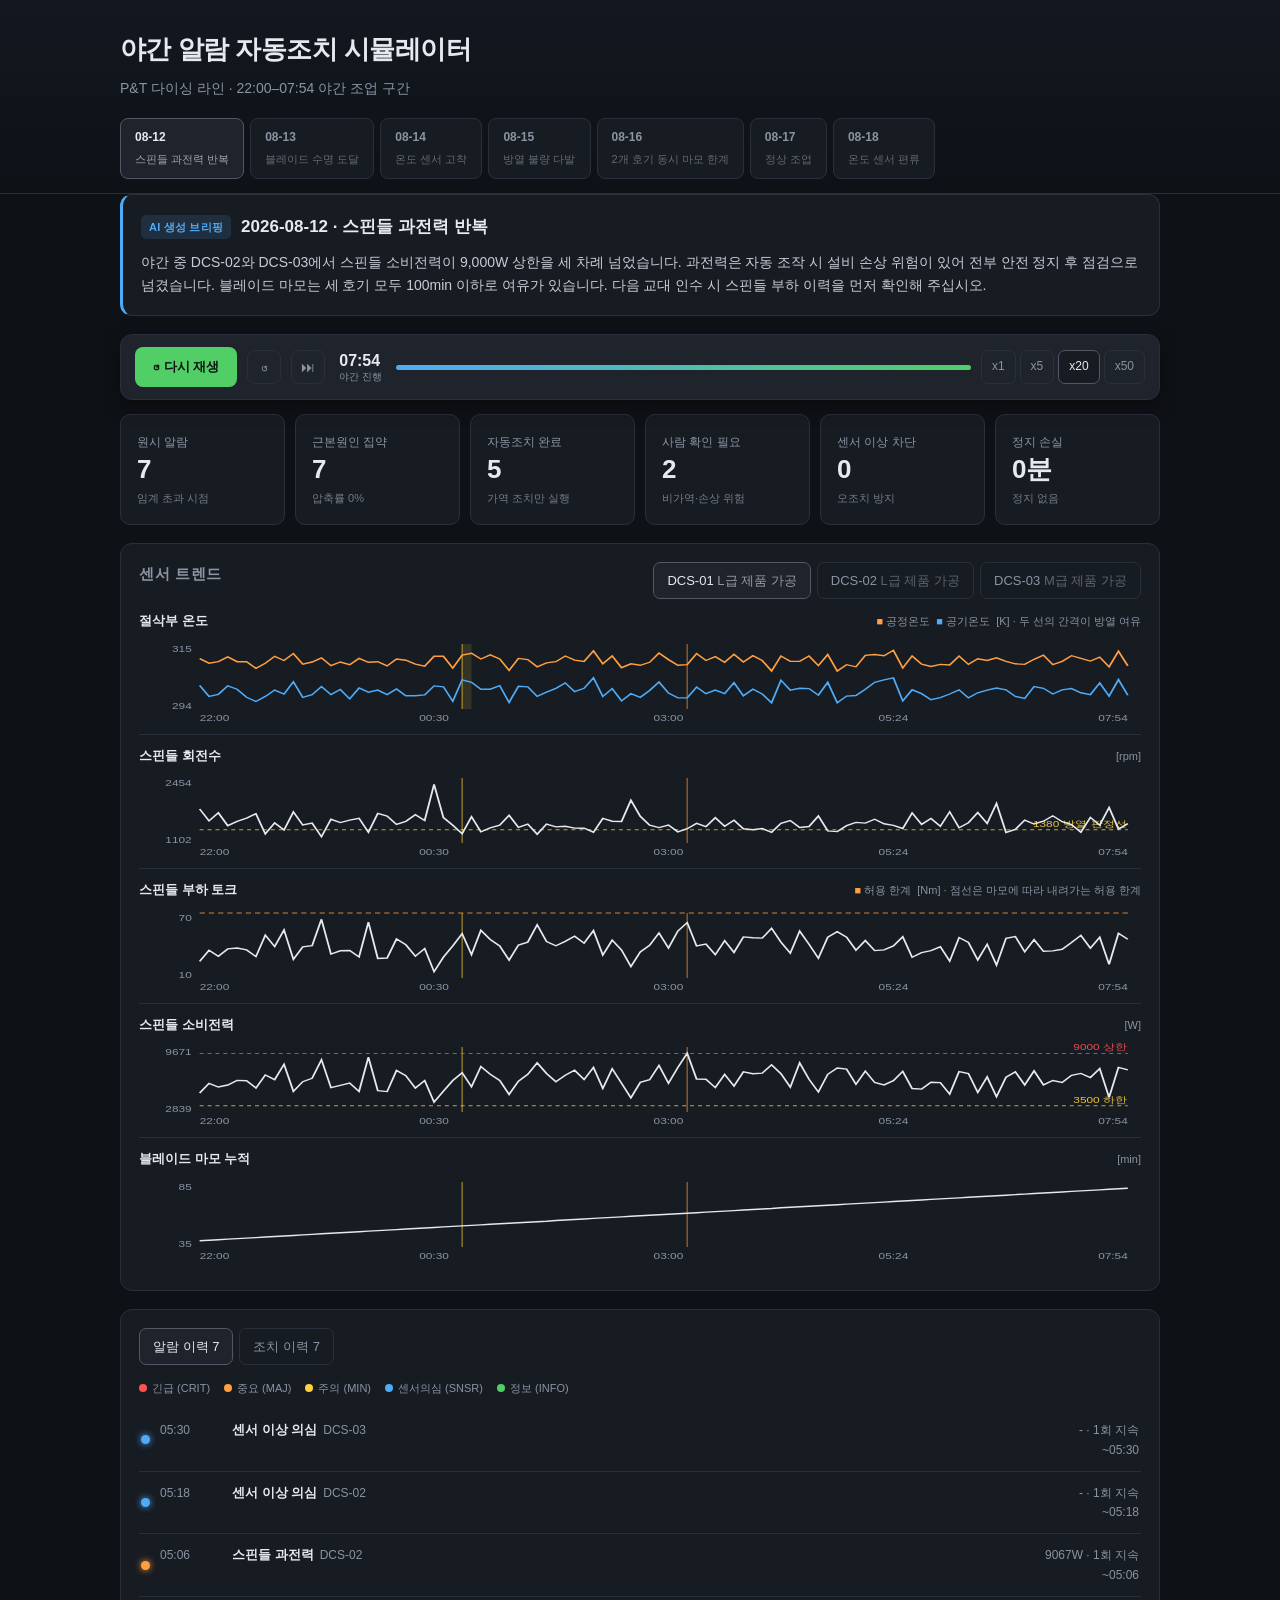
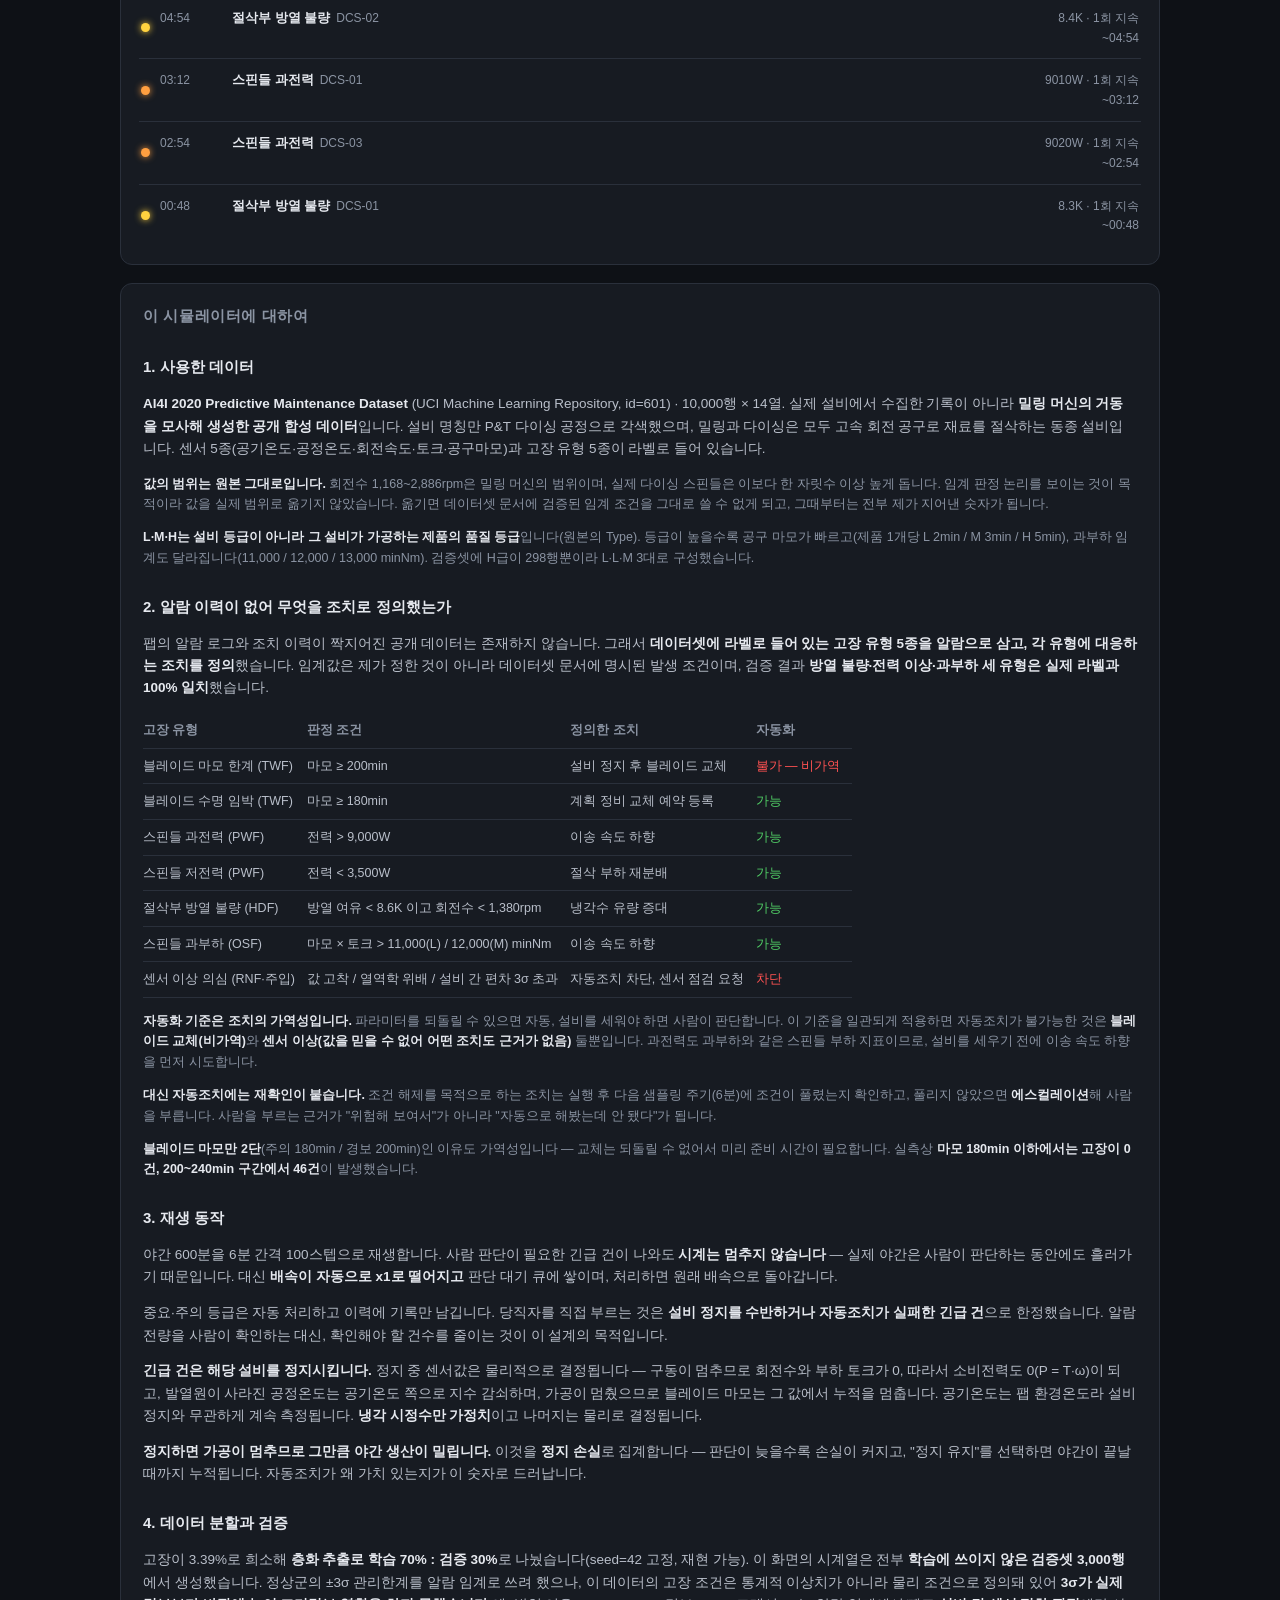
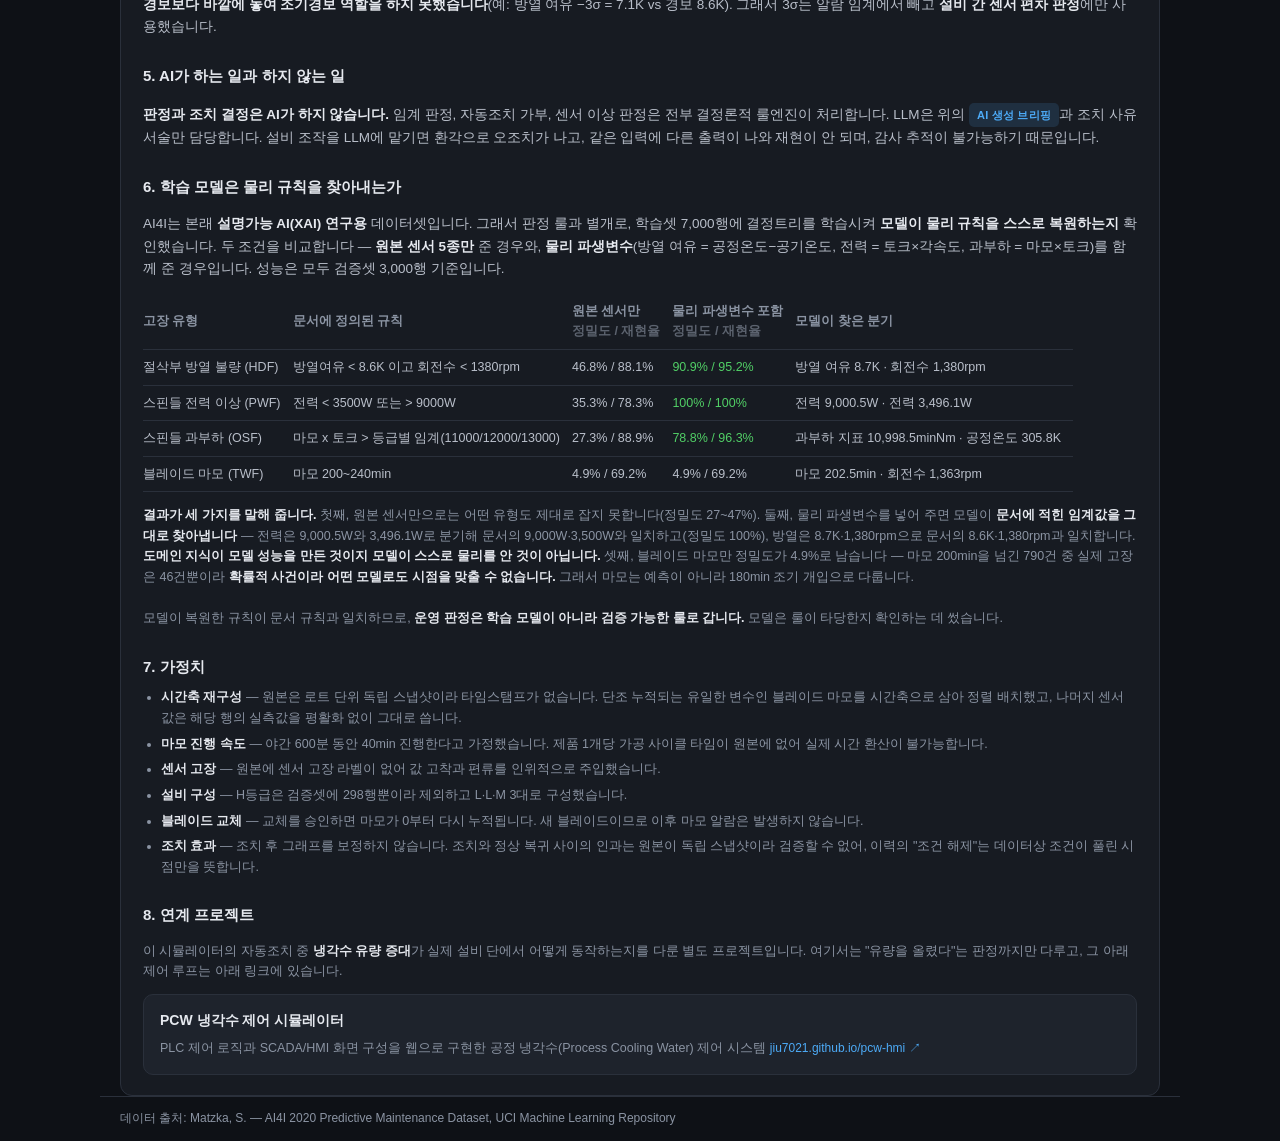
<file: index.html>
<!doctype html>
<html lang="ko">
<head>
<meta charset="utf-8">
<meta name="viewport" content="width=device-width, initial-scale=1">
<title>야간 알람 자동조치 시뮬레이터 — P&T 다이싱 라인</title>
<link rel="stylesheet" href="style.css?v=1787476522">
</head>
<body>
<header>
  <div class="wrap">
    <h1>야간 알람 자동조치 시뮬레이터</h1>
    <p class="sub">P&amp;T 다이싱 라인 · 22:00–07:54 야간 조업 구간</p>
    <nav id="days" class="days"></nav>
  </div>
</header>

<main class="wrap">
  <section class="brief">
    <div class="brief-head"><span class="tag">AI 생성 브리핑</span><h2 id="title"></h2></div>
    <p id="brief"></p>
  </section>

  <section class="bar" id="bar">
    <button id="play" class="play">▶ 재생</button>
    <button id="rst" class="mini" title="처음으로">↺</button>
    <button id="end" class="mini" title="끝으로">⏭</button>
    <div class="clock"><b id="clock">22:00</b><span id="slow">야간 진행</span></div>
    <div class="track"><i id="prog"></i></div>
    <nav id="spd" class="spd"></nav>
  </section>

  <div id="hold" class="hold"></div>

  <section id="kpi" class="kpi"></section>

  <section class="panel">
    <div class="panel-head">
      <h3>센서 트렌드</h3>
      <nav id="eqps" class="tabs sm"></nav>
    </div>
    <div id="charts"></div>
  </section>

  <section class="panel">
    <nav id="logtabs" class="tabs">
      <button class="on" data-v="alarm">알람 이력 <span id="na"></span></button>
      <button data-v="action">조치 이력 <span id="nc"></span></button>
    </nav>
    <div id="log"></div>
  </section>

  <section class="notes">
    <h3>이 시뮬레이터에 대하여</h3>

    <h4>1. 사용한 데이터</h4>
    <p><b>AI4I 2020 Predictive Maintenance Dataset</b> (UCI Machine Learning Repository, id=601) · 10,000행 × 14열.
    실제 설비에서 수집한 기록이 아니라 <b>밀링 머신의 거동을 모사해 생성한 공개 합성 데이터</b>입니다.
    설비 명칭만 P&amp;T 다이싱 공정으로 각색했으며, 밀링과 다이싱은 모두 고속 회전 공구로 재료를 절삭하는 동종 설비입니다.
    센서 5종(공기온도·공정온도·회전속도·토크·공구마모)과 고장 유형 5종이 라벨로 들어 있습니다.</p>
    <p class="small"><b>값의 범위는 원본 그대로입니다.</b> 회전수 1,168~2,886rpm은 밀링 머신의 범위이며,
    실제 다이싱 스핀들은 이보다 한 자릿수 이상 높게 돕니다. 임계 판정 논리를 보이는 것이 목적이라 값을 실제 범위로 옮기지 않았습니다.
    옮기면 데이터셋 문서에 검증된 임계 조건을 그대로 쓸 수 없게 되고, 그때부터는 전부 제가 지어낸 숫자가 됩니다.</p>
    <p class="small"><b>L·M·H는 설비 등급이 아니라 그 설비가 가공하는 제품의 품질 등급</b>입니다(원본의 Type).
    등급이 높을수록 공구 마모가 빠르고(제품 1개당 L 2min / M 3min / H 5min), 과부하 임계도 달라집니다(11,000 / 12,000 / 13,000 minNm).
    검증셋에 H급이 298행뿐이라 L·L·M 3대로 구성했습니다.</p>

    <h4>2. 알람 이력이 없어 무엇을 조치로 정의했는가</h4>
    <p>팹의 알람 로그와 조치 이력이 짝지어진 공개 데이터는 존재하지 않습니다. 그래서 <b>데이터셋에 라벨로 들어 있는 고장 유형 5종을 알람으로 삼고, 각 유형에 대응하는 조치를 정의</b>했습니다.
    임계값은 제가 정한 것이 아니라 데이터셋 문서에 명시된 발생 조건이며, 검증 결과 <b>방열 불량·전력 이상·과부하 세 유형은 실제 라벨과 100% 일치</b>했습니다.</p>
    <table class="tb">
      <tr><th>고장 유형</th><th>판정 조건</th><th>정의한 조치</th><th>자동화</th></tr>
      <tr><td>블레이드 마모 한계 (TWF)</td><td>마모 ≥ 200min</td><td>설비 정지 후 블레이드 교체</td><td class="no">불가 — 비가역</td></tr>
      <tr><td>블레이드 수명 임박 (TWF)</td><td>마모 ≥ 180min</td><td>계획 정비 교체 예약 등록</td><td class="ok">가능</td></tr>
      <tr><td>스핀들 과전력 (PWF)</td><td>전력 &gt; 9,000W</td><td>이송 속도 하향</td><td class="ok">가능</td></tr>
      <tr><td>스핀들 저전력 (PWF)</td><td>전력 &lt; 3,500W</td><td>절삭 부하 재분배</td><td class="ok">가능</td></tr>
      <tr><td>절삭부 방열 불량 (HDF)</td><td>방열 여유 &lt; 8.6K 이고 회전수 &lt; 1,380rpm</td><td>냉각수 유량 증대</td><td class="ok">가능</td></tr>
      <tr><td>스핀들 과부하 (OSF)</td><td>마모 × 토크 &gt; 11,000(L) / 12,000(M) minNm</td><td>이송 속도 하향</td><td class="ok">가능</td></tr>
      <tr><td>센서 이상 의심 (RNF·주입)</td><td>값 고착 / 열역학 위배 / 설비 간 편차 3σ 초과</td><td>자동조치 차단, 센서 점검 요청</td><td class="no">차단</td></tr>
    </table>
    <p class="small"><b>자동화 기준은 조치의 가역성입니다.</b> 파라미터를 되돌릴 수 있으면 자동, 설비를 세워야 하면 사람이 판단합니다.
    이 기준을 일관되게 적용하면 자동조치가 불가능한 것은 <b>블레이드 교체(비가역)</b>와 <b>센서 이상(값을 믿을 수 없어 어떤 조치도 근거가 없음)</b> 둘뿐입니다.
    과전력도 과부하와 같은 스핀들 부하 지표이므로, 설비를 세우기 전에 이송 속도 하향을 먼저 시도합니다.</p>
    <p class="small"><b>대신 자동조치에는 재확인이 붙습니다.</b> 조건 해제를 목적으로 하는 조치는 실행 후 다음 샘플링 주기(6분)에 조건이 풀렸는지 확인하고,
    풀리지 않았으면 <b>에스컬레이션</b>해 사람을 부릅니다. 사람을 부르는 근거가 "위험해 보여서"가 아니라 "자동으로 해봤는데 안 됐다"가 됩니다.</p>
    <p class="small">
<b>블레이드 마모만 2단</b>(주의 180min / 경보 200min)인 이유도 가역성입니다 — 교체는 되돌릴 수 없어서 미리 준비 시간이 필요합니다.
    실측상 <b>마모 180min 이하에서는 고장이 0건, 200~240min 구간에서 46건</b>이 발생했습니다.</p>

    <h4>3. 재생 동작</h4>
    <p>야간 600분을 6분 간격 100스텝으로 재생합니다. 사람 판단이 필요한 긴급 건이 나와도 <b>시계는 멈추지 않습니다</b> —
    실제 야간은 사람이 판단하는 동안에도 흘러가기 때문입니다. 대신 <b>배속이 자동으로 x1로 떨어지고</b> 판단 대기 큐에 쌓이며,
    처리하면 원래 배속으로 돌아갑니다.</p>
    <p>중요·주의 등급은 자동 처리하고 이력에 기록만 남깁니다. 당직자를 직접 부르는 것은
    <b>설비 정지를 수반하거나 자동조치가 실패한 긴급 건</b>으로 한정했습니다.
    알람 전량을 사람이 확인하는 대신, 확인해야 할 건수를 줄이는 것이 이 설계의 목적입니다.</p>
    <p><b>긴급 건은 해당 설비를 정지시킵니다.</b> 정지 중 센서값은 물리적으로 결정됩니다 —
    구동이 멈추므로 회전수와 부하 토크가 0, 따라서 소비전력도 0(P = T·ω)이 되고,
    발열원이 사라진 공정온도는 공기온도 쪽으로 지수 감쇠하며, 가공이 멈췄으므로 블레이드 마모는 그 값에서 누적을 멈춥니다.
    공기온도는 팹 환경온도라 설비 정지와 무관하게 계속 측정됩니다.
    <b>냉각 시정수만 가정치</b>이고 나머지는 물리로 결정됩니다.</p>
    <p><b>정지하면 가공이 멈추므로 그만큼 야간 생산이 밀립니다.</b> 이것을 <b>정지 손실</b>로 집계합니다 —
    판단이 늦을수록 손실이 커지고, "정지 유지"를 선택하면 야간이 끝날 때까지 누적됩니다.
    자동조치가 왜 가치 있는지가 이 숫자로 드러납니다.</p>

    <h4>4. 데이터 분할과 검증</h4>
    <p>고장이 3.39%로 희소해 <b>층화 추출로 학습 70% : 검증 30%</b>로 나눴습니다(seed=42 고정, 재현 가능).
    이 화면의 시계열은 전부 <b>학습에 쓰이지 않은 검증셋 3,000행</b>에서 생성했습니다.
    정상군의 ±3σ 관리한계를 알람 임계로 쓰려 했으나, 이 데이터의 고장 조건은 통계적 이상치가 아니라 물리 조건으로 정의돼 있어
    <b>3σ가 실제 경보보다 바깥에 놓여 조기경보 역할을 하지 못했습니다</b>(예: 방열 여유 −3σ = 7.1K vs 경보 8.6K).
    그래서 3σ는 알람 임계에서 빼고 <b>설비 간 센서 편차 판정</b>에만 사용했습니다.</p>

    <h4>5. AI가 하는 일과 하지 않는 일</h4>
    <p><b>판정과 조치 결정은 AI가 하지 않습니다.</b> 임계 판정, 자동조치 가부, 센서 이상 판정은 전부 결정론적 룰엔진이 처리합니다.
    LLM은 위의 <span class="tag sm">AI 생성 브리핑</span>과 조치 사유 서술만 담당합니다.
    설비 조작을 LLM에 맡기면 환각으로 오조치가 나고, 같은 입력에 다른 출력이 나와 재현이 안 되며, 감사 추적이 불가능하기 때문입니다.</p>

    <h4>6. 학습 모델은 물리 규칙을 찾아내는가</h4>
    <p>AI4I는 본래 <b>설명가능 AI(XAI) 연구용</b> 데이터셋입니다. 그래서 판정 룰과 별개로,
    학습셋 7,000행에 결정트리를 학습시켜 <b>모델이 물리 규칙을 스스로 복원하는지</b> 확인했습니다.
    두 조건을 비교합니다 — <b>원본 센서 5종만</b> 준 경우와, <b>물리 파생변수</b>(방열 여유 = 공정온도−공기온도, 전력 = 토크×각속도, 과부하 = 마모×토크)를
    함께 준 경우입니다. 성능은 모두 검증셋 3,000행 기준입니다.</p>
    <div id="tree"></div>
    <p class="small" id="treeNote"></p>

    <h4>7. 가정치</h4>
    <ul class="small">
      <li><b>시간축 재구성</b> — 원본은 로트 단위 독립 스냅샷이라 타임스탬프가 없습니다. 단조 누적되는 유일한 변수인 블레이드 마모를 시간축으로 삼아 정렬 배치했고, 나머지 센서값은 해당 행의 실측값을 평활화 없이 그대로 씁니다.</li>
      <li><b>마모 진행 속도</b> — 야간 600분 동안 40min 진행한다고 가정했습니다. 제품 1개당 가공 사이클 타임이 원본에 없어 실제 시간 환산이 불가능합니다.</li>
      <li><b>센서 고장</b> — 원본에 센서 고장 라벨이 없어 값 고착과 편류를 인위적으로 주입했습니다.</li>
      <li><b>설비 구성</b> — H등급은 검증셋에 298행뿐이라 제외하고 L·L·M 3대로 구성했습니다.</li>
      <li><b>블레이드 교체</b> — 교체를 승인하면 마모가 0부터 다시 누적됩니다. 새 블레이드이므로 이후 마모 알람은 발생하지 않습니다.</li>
      <li><b>조치 효과</b> — 조치 후 그래프를 보정하지 않습니다. 조치와 정상 복귀 사이의 인과는 원본이 독립 스냅샷이라 검증할 수 없어, 이력의 "조건 해제"는 데이터상 조건이 풀린 시점만을 뜻합니다.</li>
    </ul>

    <h4>8. 연계 프로젝트</h4>
    <p class="small">이 시뮬레이터의 자동조치 중 <b>냉각수 유량 증대</b>가 실제 설비 단에서 어떻게 동작하는지를 다룬 별도 프로젝트입니다.
    여기서는 "유량을 올렸다"는 판정까지만 다루고, 그 아래 제어 루프는 아래 링크에 있습니다.</p>
    <a class="linkbox" href="https://jiu7021.github.io/pcw-hmi/" target="_blank" rel="noopener">
      <b>PCW 냉각수 제어 시뮬레이터</b>
      <span>PLC 제어 로직과 SCADA/HMI 화면 구성을 웹으로 구현한 공정 냉각수(Process Cooling Water) 제어 시스템</span>
      <u>jiu7021.github.io/pcw-hmi &nearr;</u>
    </a>
  </section>
</main>

<footer class="wrap"><p>데이터 출처: Matzka, S. — AI4I 2020 Predictive Maintenance Dataset, UCI Machine Learning Repository</p></footer>
<script src="data.js?v=1787476522"></script>
<script src="app.js?v=1787476522"></script>
</body>
</html>
</file>
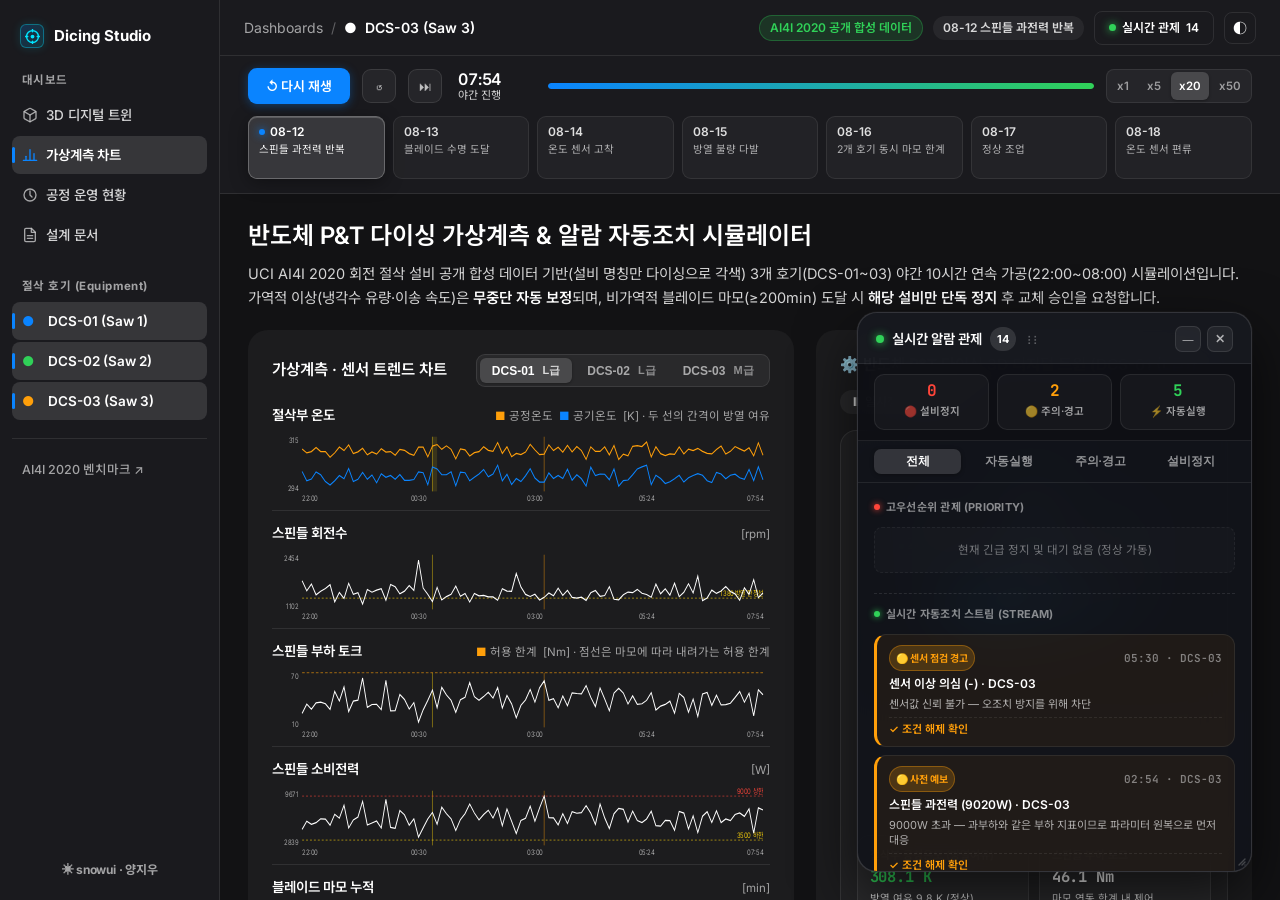
<file: docs/index.html>
<!doctype html>
<html lang="ko" data-theme="dark">
<head>
<meta charset="utf-8">
<meta name="viewport" content="width=device-width, initial-scale=1">
<title>반도체 P&amp;T 다이싱 가상계측 &amp; 알람 자동조치 시뮬레이터</title>
<link rel="preconnect" href="https://fonts.googleapis.com">
<link rel="preconnect" href="https://fonts.gstatic.com" crossorigin>
<link href="https://fonts.googleapis.com/css2?family=Inter:wght@400;500;600;700&family=Noto+Sans+KR:wght@400;500;600;700&family=JetBrains+Mono:wght@400;500;600;700&display=swap" rel="stylesheet">
<style>
/* ═══════════════════════════════════════════════════════════════════════
   SnowUI / CMP Design System — Exact 1:1 Cockpit Replication
   반도체 P&T 다이싱 가상계측 & 알람 자동조치 시뮬레이터
   ═══════════════════════════════════════════════════════════════════════ */
:root {
  --ink: rgb(255, 255, 255);
  --ink-80: rgba(255, 255, 255, 0.82);
  --ink-40: rgba(255, 255, 255, 0.6);
  --ink-20: rgba(255, 255, 255, 0.3);
  --ink-10: rgba(255, 255, 255, 0.1);
  --ink-05: rgba(255, 255, 255, 0.05);

  --surface-page: #1a1a1e;
  --surface-app: #121214;
  --surface-panel: rgba(255, 255, 255, 0.045);
  --surface-sunken: rgba(255, 255, 255, 0.03);
  --surface-hover: rgba(255, 255, 255, 0.08);
  --surface-selected: rgba(255, 255, 255, 0.12);
  --line: rgba(255, 255, 255, 0.09);
  --text-inverse: rgb(28, 28, 28);

  --accent: rgb(10, 132, 255);
  --warn: rgb(255, 159, 10);
  --warn-fill: rgba(255, 159, 10, 0.14);
  --bad: rgb(255, 69, 58);
  --bad-fill: rgba(255, 69, 58, 0.14);
  --ok: rgb(48, 209, 88);
  --ok-fill: rgba(48, 209, 88, 0.14);
  --min: rgb(255, 214, 10);

  --radius-8: 8px;
  --radius-12: 12px;
  --radius-16: 16px;
  --radius-20: 20px;
  --radius-full: 999px;
  --dur-fast: 120ms;
  --dur-base: 200ms;
  --ease: cubic-bezier(0.4, 0, 0.2, 1);
  --font-sans: 'Inter', 'Noto Sans KR', -apple-system, BlinkMacSystemFont, 'Segoe UI', sans-serif;
  --font-mono: 'JetBrains Mono', monospace;
}

:root[data-theme="light"],
html[data-theme="light"] {
  --ink: rgb(28, 28, 30);
  --ink-80: rgba(28, 28, 30, 0.82);
  --ink-40: rgba(28, 28, 30, 0.58);
  --ink-20: rgba(28, 28, 30, 0.28);
  --ink-10: rgba(28, 28, 30, 0.1);
  --ink-05: rgba(28, 28, 30, 0.05);

  --surface-page: #ffffff;
  --surface-app: #f2f3f7;
  --surface-panel: #ffffff;
  --surface-sunken: #f8f9fc;
  --surface-hover: rgba(0, 0, 0, 0.04);
  --surface-selected: rgba(0, 0, 0, 0.08);
  --line: rgba(0, 0, 0, 0.09);
  --text-inverse: rgb(255, 255, 255);

  --fill-blue: rgba(0, 122, 255, 0.12);
  --fill-purple: rgba(175, 82, 222, 0.12);
  --fill-cyan: rgba(50, 173, 230, 0.12);
  --fill-lilac: rgba(88, 86, 214, 0.12);

  --accent: rgb(0, 122, 255);
  --warn: rgb(191, 116, 20);
  --warn-fill: rgba(255, 149, 0, 0.12);
  --bad: rgb(215, 45, 40);
  --bad-fill: rgba(255, 59, 48, 0.12);
  --ok: rgb(35, 150, 72);
  --ok-fill: rgba(52, 199, 89, 0.14);
  --min: rgb(190, 140, 0);
}

* { box-sizing: border-box; margin: 0; padding: 0; word-break: keep-all; overflow-wrap: break-word; }

html, body {
  margin: 0;
  padding: 0;
  height: 100%;
  word-break: keep-all;
  overflow-wrap: break-word;
}

body {
  background: var(--surface-app);
  color: var(--ink);
  font-family: var(--font-sans);
  font-size: 14px;
  line-height: 20px;
  letter-spacing: 0;
  -webkit-font-smoothing: antialiased;
  overflow: hidden;
  height: 100vh;
}

h1, h2, h3, h4, h5, h6, p, span, b, em, td, th {
  word-break: keep-all !important;
  overflow-wrap: break-word !important;
}

h1, h2, h3 { margin: 0; font-weight: 600; }
b { font-weight: 600; color: var(--ink); }

/* Global Scrollbar */
::-webkit-scrollbar { width: 6px; height: 6px; }
::-webkit-scrollbar-track { background: rgba(255, 255, 255, 0.02); }
::-webkit-scrollbar-thumb { background: rgba(255, 255, 255, 0.15); border-radius: 999px; }
::-webkit-scrollbar-thumb:hover { background: rgba(255, 255, 255, 0.25); }

/* ═══ Shell Layout ═══ */
.app-layout {
  display: flex;
  height: 100vh;
  overflow: hidden;
}

/* ═══ Left Navigation Rail (CMP Exact: 220px Compact) ═══ */
.rail {
  width: 220px !important;
  min-width: 220px !important;
  max-width: 220px !important;
  flex: none !important;
  border-right: 1px solid var(--line);
  background: var(--surface-page);
  padding: 20px 12px !important;
  box-sizing: border-box !important;
  overflow-y: auto;
  display: flex;
  flex-direction: column;
  height: 100vh;
  z-index: 100;
}
.rail-brand {
  display: flex;
  align-items: center;
  gap: 10px;
  padding: 4px 8px 0;
  font-weight: 700;
  font-size: 15px;
  color: #fff;
  white-space: nowrap;
}
.rail-logo {
  width: 24px;
  height: 24px;
  border-radius: 6px;
  background: linear-gradient(135deg, rgba(10, 132, 255, 0.22) 0%, rgba(0, 229, 255, 0.12) 100%);
  border: 1px solid rgba(0, 229, 255, 0.35);
  box-shadow: 0 0 10px rgba(0, 229, 255, 0.15);
  display: flex;
  align-items: center;
  justify-content: center;
  color: #00e5ff;
  flex: none;
}
.rail-sec {
  font-size: 11.5px;
  font-weight: 700;
  letter-spacing: 0.04em;
  color: var(--ink-40);
  padding: 4px 10px 6px;
  margin-top: 18px;
  white-space: nowrap;
}
.rail-group {
  display: flex;
  flex-direction: column;
  gap: 2px;
}
.rail-row {
  display: flex;
  align-items: center;
  gap: 8px;
  height: 38px;
  padding: 0 10px;
  border-radius: var(--radius-8);
  color: var(--ink-80);
  text-decoration: none;
  font-size: 13.5px;
  font-weight: 500;
  white-space: nowrap;
  overflow: hidden;
  position: relative;
  transition: all var(--dur-fast) var(--ease);
}
.rail-row:hover { background: var(--surface-hover); color: #fff; }
.rail-row.on {
  background: var(--surface-selected);
  color: #fff;
  font-weight: 600;
}
.rail-row.on::before {
  content: "";
  position: absolute;
  left: 0;
  top: 11px;
  width: 3px;
  height: 16px;
  border-radius: 2px;
  background: var(--accent);
}
.rail-row svg.ri {
  width: 16px;
  height: 16px;
  stroke: currentColor;
  stroke-width: 2;
  opacity: 0.75;
  flex: none;
}
.rail-row.on svg.ri { opacity: 1; color: var(--accent); }
.rail-ext { margin-top: 18px; padding-top: 14px; border-top: 1px solid var(--line); }
.rail-ext .rail-row { color: var(--ink-40); padding-left: 10px; font-size: 12.5px; height: 34px; }
.rail-ext .rail-row:hover { color: #fff; }
.rail-foot { margin-top: auto; padding-top: 20px; font-size: 12px; color: var(--ink-40); text-align: center; }

/* ═══ Main Area (1280px Max Width — Generous Breathing Room on Both Sides) ═══ */
.col {
  flex: 1;
  display: flex;
  flex-direction: column;
  height: 100vh;
  min-width: 0;
  overflow: hidden;
}

.topbar {
  height: 56px;
  flex: none;
  border-bottom: 1px solid var(--line);
  background: var(--surface-page);
  display: flex;
  align-items: center;
  justify-content: space-between;
  padding: 0 24px;
  gap: 14px;
  z-index: 92;
}
.crumb { display: flex; align-items: center; gap: 8px; font-size: 14px; color: var(--ink-40); min-width: 0; }
.crumb b { color: #fff; white-space: nowrap; overflow: hidden; text-overflow: ellipsis; }
.crumb .sep { color: var(--ink-20); }
.topbar-r { display: flex; align-items: center; gap: 10px; flex: none; }

.badge {
  font-size: 12px; line-height: 18px; padding: 3px 10px; border-radius: var(--radius-full);
  font-weight: 600; white-space: nowrap; display: inline-flex; align-items: center; gap: 5px;
}
.badge.ok { background: var(--ok-fill); color: var(--ok); border: 1px solid rgba(48, 209, 88, 0.3); }
.badge.ghost { background: rgba(255, 255, 255, 0.06); color: var(--ink-80); }
.badge.bad { background: var(--bad-fill); color: var(--bad); border: 1px solid rgba(255, 69, 58, 0.3); }
.badge.warn { background: var(--warn-fill); color: var(--warn); border: 1px solid rgba(255, 159, 10, 0.3); }

.dock-top-btn {
  display: inline-flex; align-items: center; gap: 6px;
  padding: 6px 12px; border-radius: 8px; font-size: 12px; font-weight: 600;
  background: rgba(255, 255, 255, 0.06); border: 1px solid rgba(255, 255, 255, 0.12);
  color: #fff; cursor: pointer; transition: all var(--dur-fast) var(--ease);
}
.dock-top-btn:hover { background: rgba(255, 255, 255, 0.12); border-color: rgba(255, 255, 255, 0.22); }
.dock-top-dot { width: 7px; height: 7px; border-radius: 50%; background: var(--ok); box-shadow: 0 0 8px var(--ok); }

.btn {
  font-family: inherit; font-size: 12px; line-height: 18px; padding: 7px 14px;
  border-radius: var(--radius-8); cursor: pointer; border: 1px solid var(--line);
  background: transparent; color: #fff; text-decoration: none; transition: all var(--dur-fast) var(--ease);
}
.btn.primary { background: var(--accent); border-color: var(--accent); color: #ffffff; font-weight: 600; }
.btn.primary:hover { background: #0077ed; transform: translateY(-1px); }

.icon-btn {
  width: 32px; height: 32px; border-radius: var(--radius-8); border: 1px solid var(--line);
  background: transparent; color: var(--ink); cursor: pointer; font-size: 14px; line-height: 1;
  display: inline-flex; align-items: center; justify-content: center;
  transition: background var(--dur-fast) var(--ease);
}
.icon-btn:hover { background: var(--surface-hover); }

/* ═══ Fixed Playback Bar & Daybar (Sticky at Top) ═══ */
.barwrap {
  flex: none;
  background: var(--surface-page);
  border-bottom: 1px solid var(--line);
  z-index: 90;
}
.barwrap:has(.bar.alert) {
  background: var(--bad-fill, rgba(255, 69, 58, 0.08));
}

.bar {
  max-width: 1280px !important;
  margin: 0 auto !important;
  padding: 12px 28px !important;
  display: flex;
  align-items: center;
  gap: 12px;
  flex-wrap: wrap;
  box-sizing: border-box !important;
}

.play {
  background: #0a84ff;
  color: #ffffff;
  border: none;
  padding: 8px 18px;
  border-radius: 9px;
  cursor: pointer;
  font: inherit;
  font-size: 13px;
  font-weight: 600;
  white-space: nowrap;
  transition: all var(--dur-fast) var(--ease);
  box-shadow: 0 2px 10px rgba(10, 132, 255, 0.35);
  display: inline-flex;
  align-items: center;
  gap: 6px;
}
.play:hover {
  background: #0077ed;
  box-shadow: 0 4px 16px rgba(10, 132, 255, 0.5);
  transform: translateY(-1px);
}

.mini {
  background: rgba(255, 255, 255, 0.05);
  border: 1px solid rgba(255, 255, 255, 0.1);
  color: rgba(255, 255, 255, 0.7);
  width: 34px;
  height: 34px;
  border-radius: 9px;
  cursor: pointer;
  font-size: 13px;
  display: inline-flex;
  align-items: center;
  justify-content: center;
  transition: all var(--dur-fast) var(--ease);
}
.mini:hover {
  background: rgba(255, 255, 255, 0.1);
  border-color: rgba(255, 255, 255, 0.22);
  color: #ffffff;
  transform: translateY(-1px);
}

.clock {
  display: flex;
  flex-direction: column;
  line-height: 1.2;
  padding: 0 4px;
  min-width: 82px;
}
.clock b {
  font-size: 16px;
  font-weight: 600;
  font-variant-numeric: tabular-nums;
  letter-spacing: -0.01em;
  color: #ffffff;
}
.clock span {
  font-size: 11px;
  color: var(--ink-80);
}
.bar.alert .clock span {
  color: var(--bad);
  font-weight: 600;
}

.track {
  flex: 1;
  min-width: 120px;
  height: 6px;
  background: rgba(255, 255, 255, 0.07);
  border-radius: var(--radius-full);
  overflow: hidden;
  box-shadow: inset 0 1px 2px rgba(0, 0, 0, 0.4);
}
.track i {
  display: block;
  height: 100%;
  width: 0;
  border-radius: var(--radius-full);
  background: linear-gradient(90deg, #0a84ff 0%, #30d158 100%);
  box-shadow: 0 0 8px rgba(48, 209, 88, 0.5);
  transition: width 0.12s linear;
}

.spd {
  display: inline-flex;
  align-items: center;
  background: rgba(255, 255, 255, 0.05);
  border: 1px solid rgba(255, 255, 255, 0.08);
  border-radius: 8px;
  padding: 2px;
  gap: 2px;
}
.spd button {
  background: transparent;
  border: none;
  color: rgba(255, 255, 255, 0.55);
  padding: 4px 8px;
  border-radius: 6px;
  cursor: pointer;
  font: inherit;
  font-size: 11.5px;
  font-weight: 600;
  transition: all var(--dur-fast) var(--ease);
}
.spd button:hover {
  color: #ffffff;
  background: rgba(255, 255, 255, 0.06);
}
.spd button.on {
  background: rgba(255, 255, 255, 0.16);
  color: #ffffff;
  box-shadow: 0 1px 3px rgba(0, 0, 0, 0.3);
}

/* ═══ 7 Scenario Daybar Buttons (Single Row Layout) ═══ */
.daybar {
  display: grid !important;
  grid-template-columns: repeat(7, 1fr) !important;
  gap: 8px !important;
  max-width: 1280px !important;
  margin: 0 auto !important;
  padding: 0 28px 14px !important;
  box-sizing: border-box !important;
}
.daybar::-webkit-scrollbar { display: none; }
.daybar button {
  min-width: 0 !important;
  width: 100% !important;
  display: flex !important;
  flex-direction: column !important;
  align-items: flex-start !important;
  gap: 3px !important;
  background: rgba(255, 255, 255, 0.04) !important;
  border: 1px solid rgba(255, 255, 255, 0.08) !important;
  color: rgba(255, 255, 255, 0.65) !important;
  padding: 7px 10px !important;
  border-radius: 9px !important;
  cursor: pointer !important;
  font: inherit !important;
  text-align: left !important;
  transition: all 0.18s cubic-bezier(0.4, 0, 0.2, 1) !important;
  position: relative !important;
  box-sizing: border-box !important;
  overflow: hidden !important;
}
.daybar button:hover {
  color: #ffffff !important;
  background: rgba(255, 255, 255, 0.08) !important;
  border-color: rgba(255, 255, 255, 0.18) !important;
  transform: translateY(-1px) !important;
}
.daybar button.on {
  background: rgba(255, 255, 255, 0.13) !important;
  border: 1px solid rgba(255, 255, 255, 0.25) !important;
  box-shadow: 0 4px 18px rgba(0, 0, 0, 0.35), inset 0 1px 0 rgba(255, 255, 255, 0.18) !important;
  color: #ffffff !important;
}
.daybar button b {
  font-size: 12px !important;
  font-weight: 600 !important;
  line-height: 16px !important;
  color: rgba(255, 255, 255, 0.85) !important;
  display: flex !important;
  align-items: center !important;
  gap: 5px !important;
  white-space: nowrap !important;
}
.daybar button.on b {
  color: #ffffff !important;
}
.daybar button.on b::before {
  content: "";
  width: 6px;
  height: 6px;
  border-radius: 50%;
  background: #0a84ff;
  box-shadow: 0 0 8px rgba(10, 132, 255, 0.9);
}
.daybar button span {
  font-size: 10.5px !important;
  line-height: 14px !important;
  color: rgba(255, 255, 255, 0.65) !important;
  white-space: normal !important;
  word-break: keep-all !important;
  overflow-wrap: break-word !important;
  display: -webkit-box !important;
  -webkit-line-clamp: 2 !important;
  -webkit-box-orient: vertical !important;
  overflow: hidden !important;
  height: 28px !important;
}
.daybar button.on span {
  color: rgba(255, 255, 255, 0.95) !important;
  opacity: 1 !important;
}

/* ═══ Scrollable Viewport ═══ */
.scroll {
  flex: 1;
  overflow-y: auto;
  overflow-x: hidden;
  min-height: 0;
  position: relative;
}

/* ═══ Hero Header (CMP Exact: 1280px Centered) ═══ */
.hero {
  max-width: 1280px !important;
  margin: 0 auto !important;
  padding: 24px 28px 0 !important;
  box-sizing: border-box !important;
}
.hero h1 {
  font-size: 24px !important;
  line-height: 36px !important;
  font-weight: 600 !important;
  color: #fff !important;
}
.sub {
  margin: 8px 0 0 !important;
  color: var(--ink-80) !important;
  max-width: none !important;
  width: 100% !important;
  font-size: 14.5px !important;
  line-height: 24px !important;
}

/* ═══ Main Dashboard Grid (1280px Centered) ═══ */
main.dashboard-grid {
  max-width: 1280px !important;
  margin: 0 auto !important;
  padding: 20px 28px 48px !important;
  display: flex !important;
  flex-direction: column !important;
  gap: 24px !important;
  box-sizing: border-box !important;
}

/* ═══ Panels (SnowUI Principle: No Borders, Distinct Surface & Spacing) ═══ */
.panel {
  background: var(--surface-panel);
  border: none !important;
  border-radius: var(--radius-20);
  padding: 24px;
}
.panel-head {
  display: flex;
  align-items: baseline;
  justify-content: space-between;
  gap: 14px;
  flex-wrap: wrap;
  margin-bottom: 16px;
}
.panel h2 {
  font-size: 15.5px;
  line-height: 22px;
  font-weight: 600;
  color: #fff;
}
.hint { color: var(--ink-40); font-size: 12.5px; line-height: 19px; }

/* ── Upper Row 1: Left Chart (1.25fr) + Right 3D Digital Twin (1fr) ── */
.dash-row-top {
  display: grid;
  grid-template-columns: minmax(0, 1.25fr) minmax(0, 1fr);
  gap: 22px;
  align-items: stretch;
}
@media (max-width: 1200px) {
  .dash-row-top { grid-template-columns: 1fr; }
}

.panel-chart, .panel-twin { display: flex; flex-direction: column; min-width: 0; }

/* Chamber / Eqp Tabs */
#eqps {
  display: inline-flex;
  align-items: center;
  background: rgba(255, 255, 255, 0.06);
  border: 1px solid rgba(255, 255, 255, 0.09);
  border-radius: 9px;
  padding: 3px;
  gap: 3px;
}
em {
  font-style: normal !important;
}
#eqps button {
  background: transparent;
  border: none;
  color: rgba(255, 255, 255, 0.6);
  padding: 5px 12px;
  border-radius: 6px;
  font-size: 12px;
  font-weight: 600;
  cursor: pointer;
  display: inline-flex;
  align-items: center;
  gap: 6px;
  transition: all var(--dur-fast) var(--ease);
}
#eqps button em {
  font-style: normal !important;
  font-size: 11px !important;
  opacity: 0.8;
  margin-left: 2px;
}
#eqps button:hover { color: #fff; background: rgba(255, 255, 255, 0.06); }
#eqps button.on {
  background: rgba(255, 255, 255, 0.15);
  color: #ffffff;
  box-shadow: 0 1px 3px rgba(0, 0, 0, 0.3);
}

/* Charts */
.ch {
  padding: 12px 0 6px;
  border-top: 1px solid var(--line);
}
.ch:first-child {
  border-top: none;
  padding-top: 2px;
}
.ch-head {
  display: flex;
  justify-content: space-between;
  align-items: baseline;
  gap: 12px;
  margin-bottom: 4px;
}
.ch-head b { font-size: 13.5px; font-weight: 600; color: #fff; }
.ch-head em { font-style: normal; font-size: 11.5px; color: var(--ink-40); }
.ch svg { display: block; width: 100%; height: 74px !important; }

/* 3D Digital Twin Card */
.cmp-twin-card {
  background: rgba(255, 255, 255, 0.03);
  border-radius: var(--radius-16);
  padding: 16px;
  border: 1px solid var(--line);
  display: flex;
  flex-direction: column;
  height: 100%;
  justify-content: space-between;
}
.cmp-3d-viewport {
  position: relative;
  width: 100%;
  background: radial-gradient(circle at 50% 45%, rgba(35, 38, 48, 0.6) 0%, rgba(14, 15, 18, 0.96) 100%);
  border: 1px solid rgba(255, 255, 255, 0.08);
  border-radius: 16px;
  padding: 8px;
  overflow: hidden;
  box-shadow: inset 0 2px 14px rgba(0, 0, 0, 0.6);
}
.cmp-3d-svg { width: 100%; height: auto; display: block; }

/* 3D Animations */
.iso-spin-anim, .iso-water-anim, .iso-spark-anim { animation-play-state: paused !important; }
.is-running .iso-spin-anim {
  animation: iso-blade-spin 1.5s linear infinite;
  animation-play-state: running !important;
}
@keyframes iso-blade-spin {
  from { stroke-dashoffset: 0; }
  to { stroke-dashoffset: -180; }
}

.is-running .iso-water-anim {
  animation: iso-water-flow 0.8s linear infinite;
  animation-play-state: running !important;
}
@keyframes iso-water-flow {
  from { stroke-dashoffset: 20; }
  to { stroke-dashoffset: 0; }
}

.is-running .iso-spark-anim {
  transform-box: fill-box;
  transform-origin: center;
  animation: iso-spark-flicker 0.25s infinite alternate;
  animation-play-state: running !important;
}
@keyframes iso-spark-flicker {
  0% { transform: scale(0.75); opacity: 0.4; }
  100% { transform: scale(1.25); opacity: 1; }
}

.is-halted #spindle-dicing-head {
  transform: translateY(-24px) !important;
  transition: transform 0.4s cubic-bezier(0.4, 0, 0.2, 1);
}
#spindle-dicing-head { transition: transform 0.4s cubic-bezier(0.4, 0, 0.2, 1); }
.cmp-twin-card.is-halted .cmp-3d-viewport {
  border-color: rgba(255, 69, 58, 0.5);
  box-shadow: inset 0 0 25px rgba(255, 69, 58, 0.25);
}

/* 4 Telemetry Gauges (CMP Exact: 2x2 Grid) */
.cmp-gauges-grid {
  display: grid;
  grid-template-columns: 1fr 1fr;
  gap: 10px;
  margin-top: 14px;
}
.gauge-card {
  background: rgba(255, 255, 255, 0.04);
  border-radius: var(--radius-12);
  padding: 9px 12px;
  border: 1px solid var(--line);
  transition: transform 0.15s ease, background 0.15s ease;
}
.gauge-card:hover {
  background: rgba(255, 255, 255, 0.06);
  transform: translateY(-1px);
}
.gauge-lab { font-size: 11px; color: var(--ink-40); font-weight: 500; margin-bottom: 2px; }
.gauge-val {
  font-size: 15.5px;
  font-weight: 700;
  color: #fff;
  font-family: var(--font-mono);
  font-variant-numeric: tabular-nums;
  letter-spacing: -0.01em;
}
.gauge-sub { font-size: 10.5px; color: var(--ink-80); margin-top: 2px; }
.gauge-val.alert { color: var(--bad); }
.gauge-val.ok { color: var(--ok); }
.gauge-val.warn { color: var(--warn); }

/* ── Middle Row 2: Equipment Status (Speedometer + Distribution Bars) ── */
.panel-status { display: flex; flex-direction: column; }
.eqp-status-container {
  display: grid;
  grid-template-columns: 290px 1fr;
  gap: 20px;
  align-items: stretch;
}
@media (max-width: 1050px) {
  .eqp-status-container { grid-template-columns: 1fr; }
}

.status-card-header {
  display: flex;
  align-items: center;
  gap: 8px;
  margin-bottom: 12px;
  font-size: 13.5px;
  font-weight: 600;
  color: #fff;
}
.status-dot { width: 7px; height: 7px; border-radius: 50%; flex: none; }
.status-dot.ok { background: #30d158; box-shadow: 0 0 8px rgba(48, 209, 88, 0.85); }
.status-dot.auto { background: #0a84ff; box-shadow: 0 0 8px rgba(10, 132, 255, 0.85); }
.status-tag { font-size: 11px; font-weight: 500; color: var(--ink-40); margin-left: auto; }

/* Speedometer Box */
.speedo-box {
  background: rgba(255, 255, 255, 0.03);
  border: 1px solid var(--line);
  border-radius: var(--radius-16);
  padding: 14px 18px;
  display: flex;
  flex-direction: column;
}
.speedo-visual-wrap {
  position: relative;
  display: flex;
  flex-direction: column;
  align-items: center;
  justify-content: center;
  padding: 4px 0;
}
.speedo-svg { width: 100%; max-width: 255px; height: auto; display: block; overflow: visible; }
.speedo-digital { text-align: center; margin-top: -14px; }
.speedo-val-row {
  font-size: 21px;
  font-weight: 700;
  color: #fff;
  font-family: var(--font-mono);
  font-variant-numeric: tabular-nums;
  display: flex;
  align-items: baseline;
  justify-content: center;
  gap: 4px;
}
.speedo-val-row small { font-size: 12px; font-weight: 600; color: var(--ink-40); }
.speedo-sub-row { font-size: 11px; font-weight: 600; margin-top: 3px; }
.speedo-sub-row.ok { color: var(--ok); }
.speedo-sub-row.warn { color: var(--warn); }
.speedo-sub-row.bad { color: var(--bad); }

/* Distribution Bars */
.bars-box {
  background: rgba(255, 255, 255, 0.03);
  border: 1px solid var(--line);
  border-radius: var(--radius-16);
  padding: 14px 18px;
  display: flex;
  flex-direction: column;
}
.bars-list { display: flex; flex-direction: column; gap: 10px; }
.bar-row { display: flex; flex-direction: column; gap: 3px; }
.bar-row-info {
  display: flex;
  align-items: center;
  justify-content: space-between;
  font-size: 12px;
  font-weight: 600;
}
.bar-row-lab { color: rgba(255, 255, 255, 0.9); }
.bar-row-val { font-family: var(--font-mono); font-weight: 700; font-size: 12px; }
.bar-row-val.ok { color: var(--ok); }
.bar-row-val.warn { color: var(--warn); }
.bar-row-val.crit { color: var(--bad); }
.bar-row-val.info { color: #0a84ff; }

.bar-track {
  height: 7px;
  background: rgba(255, 255, 255, 0.06);
  border-radius: 999px;
  overflow: hidden;
  position: relative;
}
.bar-fill { height: 100%; border-radius: 999px; transition: width 0.25s ease-out; }
.bar-fill.raw { background: linear-gradient(90deg, #ff9f0a, #ff453a); }
.bar-fill.auto { background: linear-gradient(90deg, #30d158, #0a84ff); box-shadow: 0 0 8px rgba(48, 209, 88, 0.6); }
.bar-fill.man { background: #ff453a; box-shadow: 0 0 8px rgba(255, 69, 58, 0.6); }
.bar-fill.avoid { background: linear-gradient(90deg, #ff9f0a, #ffd60a); box-shadow: 0 0 8px rgba(255, 159, 10, 0.6); }
.bar-fill.dt { background: #ff453a; }
.bar-row-sub { font-size: 11px; color: var(--ink-40); }

/* AI Briefing */
.brief-box {
  background: rgba(255, 255, 255, 0.03);
  border: 1px solid var(--line);
  border-radius: var(--radius-16);
  padding: 16px 20px;
  margin-top: 16px;
}
.brief-box .tag {
  display: inline-block;
  background: var(--accent);
  color: #ffffff;
  font-size: 11px;
  font-weight: 600;
  padding: 3px 9px;
  border-radius: var(--radius-full);
  margin-bottom: 8px;
}
.brief-box p { margin: 0; font-size: 14px; line-height: 23px; color: var(--ink); }

/* ── Bottom Row 3: Domain Principles (3 Cards) ── */
.about-grid {
  display: grid;
  grid-template-columns: repeat(3, 1fr);
  gap: 16px;
  margin-top: 4px;
}
@media (max-width: 900px) { .about-grid { grid-template-columns: 1fr; } }
.about-card {
  background: var(--surface-sunken);
  border: 1px solid var(--line);
  border-radius: var(--radius-16);
  padding: 20px;
  display: flex;
  flex-direction: column;
  gap: 8px;
  transition: transform 0.2s ease, border-color 0.2s ease;
}
.about-card:hover { transform: translateY(-2px); border-color: rgba(255, 255, 255, 0.18); }
.about-icon { font-size: 22px; margin-bottom: 2px; }
.about-card h3 { font-size: 14.5px; font-weight: 600; color: #fff; margin: 0; }
.about-card p { font-size: 13px; line-height: 22px; color: var(--ink-80); margin: 0; }
.about-card p b { color: #fff; }

.kv { width: 100%; border-collapse: collapse; margin: 6px 0; font-size: 13px; }
.kv td { padding: 6px 4px; border-bottom: 1px solid var(--line); vertical-align: middle; }
.kv tr:last-child td { border-bottom: none; }
.kv .ok { color: var(--ok); font-weight: 600; text-align: right; }
.kv .bad { color: var(--bad); font-weight: 600; text-align: right; }

/* ═══ Floating Fab Console Widget (Draggable & Resizable) ═══ */
.fab-console {
  position: fixed;
  right: 28px;
  bottom: 28px;
  width: 395px;
  min-width: 320px;
  max-width: 860px;
  height: 560px;
  min-height: 260px;
  max-height: 88vh;
  background: rgba(18, 20, 26, 0.94);
  backdrop-filter: blur(28px);
  -webkit-backdrop-filter: blur(28px);
  border: 1px solid rgba(255, 255, 255, 0.14);
  border-radius: 20px;
  box-shadow: 0 24px 60px rgba(0, 0, 0, 0.65), 0 0 1px rgba(255, 255, 255, 0.3);
  display: flex;
  flex-direction: column;
  z-index: 999;
  overflow: hidden;
  transition: transform 0.3s cubic-bezier(0.16, 1, 0.3, 1), opacity 0.25s ease;
}
.fab-console.is-dragging,
.fab-console.is-resizing {
  transition: none !important;
  user-select: none !important;
  -webkit-user-select: none !important;
}
.fab-console.is-closed {
  transform: scale(0.85) translateY(40px);
  opacity: 0;
  pointer-events: none;
}

.fc-head {
  padding: 13px 18px 11px;
  display: flex;
  align-items: center;
  justify-content: space-between;
  border-bottom: 1px solid rgba(255, 255, 255, 0.08);
  background: rgba(255, 255, 255, 0.02);
  cursor: grab;
  user-select: none;
  -webkit-user-select: none;
  flex-shrink: 0;
}
.fc-head:active,
.fab-console.is-dragging .fc-head {
  cursor: grabbing;
}
.fc-drag-hint {
  font-size: 13px;
  letter-spacing: -1px;
  color: rgba(255, 255, 255, 0.3);
  cursor: grab;
  margin-left: 2px;
}

/* 8-Direction Resizers */
.fc-resizer {
  position: absolute;
  z-index: 105;
  box-sizing: border-box;
}
.fc-resizer-n {
  top: 0; left: 16px; right: 16px; height: 7px; cursor: ns-resize;
}
.fc-resizer-s {
  bottom: 0; left: 16px; right: 16px; height: 7px; cursor: ns-resize;
}
.fc-resizer-w {
  left: 0; top: 16px; bottom: 16px; width: 7px; cursor: ew-resize;
}
.fc-resizer-e {
  right: 0; top: 16px; bottom: 16px; width: 7px; cursor: ew-resize;
}
.fc-resizer-nw {
  top: 0; left: 0; width: 16px; height: 16px; cursor: nwse-resize;
}
.fc-resizer-ne {
  top: 0; right: 0; width: 16px; height: 16px; cursor: nesw-resize;
}
.fc-resizer-sw {
  bottom: 0; left: 0; width: 16px; height: 16px; cursor: nesw-resize;
}
.fc-resizer-se {
  bottom: 0; right: 0; width: 22px; height: 22px; cursor: nwse-resize;
  display: flex; align-items: flex-end; justify-content: flex-end;
  padding: 4px; pointer-events: auto;
  opacity: 0.55; transition: opacity 0.15s ease;
}
.fc-resizer-se:hover {
  opacity: 1;
}
.fc-title-group { display: flex; align-items: center; gap: 8px; }
.fc-pulse { width: 8px; height: 8px; border-radius: 50%; background: #30d158; box-shadow: 0 0 8px #30d158; }
.fc-title { font-size: 13.5px; font-weight: 600; color: #fff; }
.fc-cnt-badge {
  background: rgba(255, 255, 255, 0.12);
  color: #fff;
  font-size: 11px;
  font-weight: 700;
  padding: 2px 7px;
  border-radius: 999px;
}
.fc-ctrl-group { display: flex; align-items: center; gap: 6px; }
.fc-ctrl-btn {
  width: 26px; height: 26px; border-radius: 7px;
  background: rgba(255, 255, 255, 0.06);
  border: 1px solid rgba(255, 255, 255, 0.1);
  color: rgba(255, 255, 255, 0.7);
  cursor: pointer; font-size: 11px;
  display: flex; align-items: center; justify-content: center;
}
.fc-ctrl-btn:hover { background: rgba(255, 255, 255, 0.14); color: #fff; }

.fc-hud {
  display: grid;
  grid-template-columns: repeat(3, 1fr);
  gap: 8px;
  padding: 10px 16px;
  border-bottom: 1px solid rgba(255, 255, 255, 0.08);
  background: rgba(0, 0, 0, 0.22);
}
.fc-hud-box {
  background: rgba(255, 255, 255, 0.035);
  border: 1px solid rgba(255, 255, 255, 0.08);
  border-radius: 10px;
  padding: 7px 6px;
  text-align: center;
  cursor: pointer;
  transition: all 0.15s ease;
}
.fc-hud-box:hover { background: rgba(255, 255, 255, 0.08); transform: translateY(-1px); }
.fc-hud-num {
  display: block; font-size: 16px; font-weight: 700; font-family: var(--font-mono); line-height: 1.1;
}
.fc-hud-lbl { display: block; font-size: 10.5px; font-weight: 600; color: rgba(255, 255, 255, 0.6); margin-top: 2px; }
.fc-hud-box.crit .fc-hud-num { color: var(--bad); }
.fc-hud-box.warn .fc-hud-num { color: var(--warn); }
.fc-hud-box.auto .fc-hud-num { color: var(--ok); }

.fc-filter-bar {
  display: flex;
  gap: 4px;
  padding: 8px 16px;
  border-bottom: 1px solid rgba(255, 255, 255, 0.08);
}
.fc-tab {
  flex: 1;
  background: transparent;
  border: none;
  color: rgba(255, 255, 255, 0.55);
  font-size: 11.5px;
  font-weight: 600;
  padding: 5px 4px;
  border-radius: 7px;
  cursor: pointer;
  text-align: center;
  white-space: nowrap;
  transition: all 0.15s ease;
}
.fc-tab:hover { color: #fff; background: rgba(255, 255, 255, 0.06); }
.fc-tab.on { color: #fff; background: rgba(255, 255, 255, 0.14); box-shadow: 0 1px 4px rgba(0, 0, 0, 0.3); }

.fc-body {
  flex: 1 1 auto;
  min-height: 0;
  max-height: none !important;
  overflow-y: auto;
  padding: 12px 16px 16px;
  display: flex;
  flex-direction: column;
  gap: 10px;
}
.fc-sec-header {
  display: flex; align-items: center; gap: 6px; font-size: 11px; font-weight: 700;
  color: rgba(255, 255, 255, 0.5); letter-spacing: 0.02em; margin-top: 2px;
}
.fc-sec-dot { width: 6px; height: 6px; border-radius: 50%; }
.fc-sec-dot.crit { background: var(--bad); box-shadow: 0 0 6px var(--bad); }
.fc-sec-dot.auto { background: var(--ok); box-shadow: 0 0 6px var(--ok); }
.fc-stream-header { margin-top: 10px; padding-top: 10px; border-top: 1px dashed rgba(255, 255, 255, 0.1); }

.fc-pinned-list, .fc-feed-list { display: flex; flex-direction: column; gap: 8px; }
.fc-pinned-empty, .fc-feed-empty {
  font-size: 11.5px; color: rgba(255, 255, 255, 0.4); text-align: center;
  padding: 12px 8px; background: rgba(255, 255, 255, 0.02); border-radius: 8px;
  border: 1px dashed rgba(255, 255, 255, 0.06);
}

.fc-card {
  background: rgba(255, 255, 255, 0.04);
  border: 1px solid rgba(255, 255, 255, 0.08);
  border-radius: 12px;
  padding: 10px 12px;
  display: flex;
  flex-direction: column;
  gap: 5px;
  transition: background 0.15s ease, border-color 0.15s ease;
}
.fc-card:hover { background: rgba(255, 255, 255, 0.07); transform: translateY(-1px); }
.fc-card.auto { border-left: 3px solid var(--ok); }
.fc-card.warn { border-left: 3px solid var(--warn); background: rgba(255, 159, 10, 0.06); }
.fc-card.man { border-left: 3px solid var(--bad); background: rgba(255, 69, 58, 0.1); box-shadow: 0 0 16px rgba(255, 69, 58, 0.2); }
.fc-card-top { display: flex; align-items: center; justify-content: space-between; gap: 6px; }
.fc-card-tag { font-size: 10px; font-weight: 700; padding: 2px 6px; border-radius: 999px; white-space: nowrap; }
.fc-card-tag.auto { background: rgba(52, 199, 89, 0.18); color: var(--ok); border: 1px solid rgba(52, 199, 89, 0.3); }
.fc-card-tag.warn { background: rgba(255, 159, 10, 0.2); color: var(--warn); border: 1px solid rgba(255, 159, 10, 0.35); }
.fc-card-tag.man { background: rgba(255, 69, 58, 0.2); color: var(--bad); border: 1px solid rgba(255, 69, 58, 0.35); }
.fc-card-time { font-size: 11px; color: rgba(255, 255, 255, 0.45); font-family: var(--font-mono); font-weight: 600; }
.fc-card-title { font-size: 12px; font-weight: 600; color: #fff; line-height: 16px; }
.fc-card-desc { font-size: 11px; color: rgba(255, 255, 255, 0.65); line-height: 15px; }
.fc-card-res { font-size: 11px; font-weight: 600; color: var(--ok); padding-top: 4px; border-top: 1px dashed rgba(255, 255, 255, 0.08); line-height: 14px; }
.fc-card.warn .fc-card-res { color: var(--warn); }
.fc-card.man .fc-card-res { color: var(--bad); }

/* Floating Launcher Button */
.fab-launcher {
  position: fixed;
  right: 28px;
  bottom: 28px;
  background: rgba(18, 20, 26, 0.92);
  backdrop-filter: blur(20px);
  border: 1px solid rgba(255, 255, 255, 0.18);
  border-radius: 999px;
  padding: 9px 16px;
  display: none;
  align-items: center;
  gap: 8px;
  box-shadow: 0 12px 36px rgba(0, 0, 0, 0.75);
  cursor: pointer;
  z-index: 998;
  color: #fff;
  font-family: inherit;
  font-size: 13px;
  font-weight: 600;
}
.fab-launcher.is-active { display: flex; }
.fab-launcher-dot { width: 8px; height: 8px; border-radius: 50%; background: #30d158; box-shadow: 0 0 8px #30d158; }
.fab-launcher-badge {
  background: rgba(255, 255, 255, 0.15);
  font-size: 11px;
  padding: 2px 7px;
  border-radius: 999px;
  color: #fff;
  font-family: var(--font-mono);
}

.ftr {
  max-width: 1280px !important;
  margin: 0 auto !important;
  border-top: 1px solid var(--line);
  padding: 16px 28px !important;
  text-align: center;
  color: var(--ink-40);
  font-size: 12px;
  box-sizing: border-box !important;
}
.inline-link { color: var(--accent); text-decoration: none; font-weight: 600; }
.inline-link:hover { text-decoration: underline; }

/* ═══ Light Theme Rules ═══ */
html[data-theme="light"] {
  color-scheme: light;
}
html[data-theme="light"] .rail-brand { color: var(--ink); }
html[data-theme="light"] .rail-row { color: var(--ink-80); }
html[data-theme="light"] .rail-row:hover { background: rgba(0, 0, 0, 0.05); color: var(--ink); }
html[data-theme="light"] .rail-row.on { background: rgba(0, 122, 255, 0.08); color: var(--accent); }
html[data-theme="light"] .rail-ext .rail-row:hover { color: var(--ink); }
html[data-theme="light"] .crumb b { color: var(--ink); }
html[data-theme="light"] .hero h1 { color: var(--ink) !important; }
html[data-theme="light"] .panel h2 { color: var(--ink); }
html[data-theme="light"] .ch-head b { color: var(--ink); }
html[data-theme="light"] .clock b { color: var(--ink); }
html[data-theme="light"] .status-card-header { color: var(--ink); }
html[data-theme="light"] .speedo-val-row { color: var(--ink); }
html[data-theme="light"] .bar-row-lab { color: var(--ink); }
html[data-theme="light"] .about-card h3 { color: var(--ink); }
html[data-theme="light"] .about-card p b { color: var(--ink); }
html[data-theme="light"] .gauge-val:not(.alert):not(.ok):not(.warn) { color: var(--ink); }

html[data-theme="light"] .panel {
  box-shadow: 0 1px 3px rgba(0, 0, 0, 0.04), 0 4px 16px rgba(0, 0, 0, 0.02);
}

html[data-theme="light"] .daybar button {
  background: #ffffff !important;
  border-color: rgba(0, 0, 0, 0.1) !important;
  color: var(--ink-80) !important;
  box-shadow: 0 1px 3px rgba(0, 0, 0, 0.04) !important;
}
html[data-theme="light"] .daybar button:hover {
  background: #f7f8fb !important;
  border-color: rgba(0, 0, 0, 0.18) !important;
  color: var(--ink) !important;
}
html[data-theme="light"] .daybar button.on {
  background: #ffffff !important;
  border: 1.5px solid var(--accent) !important;
  box-shadow: 0 2px 10px rgba(0, 122, 255, 0.18) !important;
}
html[data-theme="light"] .daybar button b { color: var(--ink) !important; }
html[data-theme="light"] .daybar button span { color: var(--ink-40) !important; }
html[data-theme="light"] .daybar button.on span { color: var(--ink-80) !important; }

html[data-theme="light"] .mini {
  background: #ffffff;
  border-color: rgba(0, 0, 0, 0.12);
  color: var(--ink-80);
}
html[data-theme="light"] .mini:hover {
  background: #f4f5f8;
  color: var(--ink);
  border-color: rgba(0, 0, 0, 0.2);
}

html[data-theme="light"] .spd {
  background: rgba(0, 0, 0, 0.04);
  border-color: rgba(0, 0, 0, 0.08);
}
html[data-theme="light"] .spd button { color: var(--ink-40); }
html[data-theme="light"] .spd button:hover { color: var(--ink); background: rgba(0, 0, 0, 0.06); }
html[data-theme="light"] .spd button.on {
  background: #ffffff;
  color: var(--ink);
  box-shadow: 0 1px 3px rgba(0, 0, 0, 0.12);
}

html[data-theme="light"] #eqps {
  background: rgba(0, 0, 0, 0.04);
  border-color: rgba(0, 0, 0, 0.08);
}
html[data-theme="light"] #eqps button { color: var(--ink-40); }
html[data-theme="light"] #eqps button:hover { color: var(--ink); background: rgba(0, 0, 0, 0.06); }
html[data-theme="light"] #eqps button.on {
  background: #ffffff;
  color: var(--ink);
  box-shadow: 0 1px 3px rgba(0, 0, 0, 0.12);
}

html[data-theme="light"] .track {
  background: rgba(0, 0, 0, 0.08);
  box-shadow: inset 0 1px 2px rgba(0, 0, 0, 0.1);
}
html[data-theme="light"] .dock-top-btn {
  background: rgba(0, 0, 0, 0.04);
  border-color: rgba(0, 0, 0, 0.12);
  color: var(--ink);
}
html[data-theme="light"] .dock-top-btn:hover {
  background: rgba(0, 0, 0, 0.08);
}
html[data-theme="light"] .badge.ghost {
  background: rgba(0, 0, 0, 0.05);
  color: var(--ink-80);
}

html[data-theme="light"] .gauge-card,
html[data-theme="light"] .speedo-box,
html[data-theme="light"] .bars-box,
html[data-theme="light"] .brief-box,
html[data-theme="light"] .about-card,
html[data-theme="light"] .cmp-twin-card {
  background: #f8f9fc;
  border-color: rgba(0, 0, 0, 0.08);
}
html[data-theme="light"] .gauge-card:hover,
html[data-theme="light"] .about-card:hover {
  background: #f0f2f7;
}
html[data-theme="light"] .bar-track {
  background: rgba(0, 0, 0, 0.08);
}

html[data-theme="light"] .fab-console {
  background: rgba(255, 255, 255, 0.95);
  border-color: rgba(0, 0, 0, 0.14);
  box-shadow: 0 24px 60px rgba(0, 0, 0, 0.15), 0 0 1px rgba(0, 0, 0, 0.2);
}
html[data-theme="light"] .fc-head {
  background: rgba(0, 0, 0, 0.02);
  border-bottom-color: rgba(0, 0, 0, 0.08);
}
html[data-theme="light"] .fc-drag-hint { color: rgba(0, 0, 0, 0.3); }
html[data-theme="light"] .fc-title { color: var(--ink); }
html[data-theme="light"] .fc-cnt-badge { background: rgba(0, 0, 0, 0.08); color: var(--ink); }
html[data-theme="light"] .fc-ctrl-btn {
  background: rgba(0, 0, 0, 0.04);
  border-color: rgba(0, 0, 0, 0.1);
  color: var(--ink-40);
}
html[data-theme="light"] .fc-ctrl-btn:hover { background: rgba(0, 0, 0, 0.08); color: var(--ink); }
html[data-theme="light"] .fc-hud {
  background: rgba(0, 0, 0, 0.03);
  border-bottom-color: rgba(0, 0, 0, 0.08);
}
html[data-theme="light"] .fc-hud-box {
  background: #ffffff;
  border-color: rgba(0, 0, 0, 0.08);
}
html[data-theme="light"] .fc-hud-box:hover { background: #f4f5f8; }
html[data-theme="light"] .fc-hud-lbl { color: var(--ink-40); }
html[data-theme="light"] .fc-filter-bar { border-bottom-color: rgba(0, 0, 0, 0.08); }
html[data-theme="light"] .fc-tab { color: var(--ink-40); }
html[data-theme="light"] .fc-tab:hover { color: var(--ink); background: rgba(0, 0, 0, 0.04); }
html[data-theme="light"] .fc-tab.on { color: var(--ink); background: #ffffff; box-shadow: 0 1px 3px rgba(0, 0, 0, 0.1); }
html[data-theme="light"] .fc-sec-header { color: var(--ink-40); }
html[data-theme="light"] .fc-stream-header { border-top-color: rgba(0, 0, 0, 0.08); }
html[data-theme="light"] .fc-pinned-empty,
html[data-theme="light"] .fc-feed-empty {
  color: var(--ink-40);
  background: rgba(0, 0, 0, 0.02);
  border-color: rgba(0, 0, 0, 0.08);
}
html[data-theme="light"] .fc-card {
  background: #ffffff;
  border-color: rgba(0, 0, 0, 0.08);
}
html[data-theme="light"] .fc-card:hover { background: #f8f9fc; }
html[data-theme="light"] .fc-card-title { color: var(--ink); }
html[data-theme="light"] .fc-card-time { color: var(--ink-40); }
html[data-theme="light"] .fc-card-desc { color: var(--ink-80); }
html[data-theme="light"] .fc-card-res { border-top-color: rgba(0, 0, 0, 0.08); }
html[data-theme="light"] .fc-card.warn { background: rgba(255, 159, 10, 0.06); }
html[data-theme="light"] .fc-card.man { background: rgba(255, 69, 58, 0.06); }
html[data-theme="light"] .fab-launcher {
  background: rgba(255, 255, 255, 0.95);
  border-color: rgba(0, 0, 0, 0.14);
  color: var(--ink);
  box-shadow: 0 12px 36px rgba(0, 0, 0, 0.15);
}
html[data-theme="light"] .fab-launcher-badge { background: rgba(0, 0, 0, 0.08); color: var(--ink); }

html[data-theme="light"] ::-webkit-scrollbar-track { background: rgba(0, 0, 0, 0.02); }
html[data-theme="light"] ::-webkit-scrollbar-thumb { background: rgba(0, 0, 0, 0.15); }
html[data-theme="light"] ::-webkit-scrollbar-thumb:hover { background: rgba(0, 0, 0, 0.25); }

/* Hidden compatibility targets for app.js */
#log, #na, #nc, #logtabs, #kpi { display: none; }
</style>
</head>
<body>
<div class="app-layout">

  <!-- ═══ 220px Compact Dark Rail (CMP Exact Sizing & Spacing) ═══ -->
  <aside class="rail">
    <div class="rail-brand">
      <div class="rail-logo">
        <svg width="15" height="15" viewBox="0 0 24 24" fill="none" stroke="currentColor" stroke-width="2.2" stroke-linecap="round" stroke-linejoin="round">
          <circle cx="12" cy="12" r="9.5"/>
          <circle cx="12" cy="12" r="3" fill="#00e5ff" stroke="none"/>
          <line x1="12" y1="0.5" x2="12" y2="4.5"/>
          <line x1="12" y1="19.5" x2="12" y2="23.5"/>
          <line x1="0.5" y1="12" x2="4.5" y2="12"/>
          <line x1="19.5" y1="12" x2="23.5" y2="12"/>
        </svg>
      </div>
      <span>Dicing Studio</span>
    </div>

    <div class="rail-sec">대시보드</div>
    <nav class="rail-group">
      <a class="rail-row on" href="#s-twin" title="3D 디지털 트윈">
        <svg class="ri" viewBox="0 0 24 24" fill="none" stroke="currentColor" stroke-width="2" stroke-linecap="round" stroke-linejoin="round"><path d="M21 16V8a2 2 0 0 0-1-1.73l-7-4a2 2 0 0 0-2 0l-7 4A2 2 0 0 0 3 8v8a2 2 0 0 0 1 1.73l7 4a2 2 0 0 0 2 0l7-4A2 2 0 0 0 21 16z"/><polyline points="3.27 6.96 12 12.01 20.73 6.96"/><line x1="12" y1="22.08" x2="12" y2="12"/></svg>3D 디지털 트윈
      </a>
      <a class="rail-row" href="#s-chart" title="가상계측 센서 트렌드 차트">
        <svg class="ri" viewBox="0 0 24 24" fill="none" stroke="currentColor" stroke-width="2" stroke-linecap="round" stroke-linejoin="round"><line x1="18" y1="20" x2="18" y2="10"/><line x1="12" y1="20" x2="12" y2="4"/><line x1="6" y1="20" x2="6" y2="14"/><line x1="2" y1="20" x2="22" y2="20"/></svg>가상계측 차트
      </a>
      <a class="rail-row" href="#s-live" title="공정 운영 현황 및 장비 상태">
        <svg class="ri" viewBox="0 0 24 24" fill="none" stroke="currentColor" stroke-width="2" stroke-linecap="round" stroke-linejoin="round"><circle cx="12" cy="12" r="9"/><polyline points="12 6 12 12 15 15"/></svg>공정 운영 현황
      </a>
      <a class="rail-row" href="#s-about" title="설계 문서 및 아키텍처 읽는 법">
        <svg class="ri" viewBox="0 0 24 24" fill="none" stroke="currentColor" stroke-width="2" stroke-linecap="round" stroke-linejoin="round"><path d="M14 2H6a2 2 0 0 0-2 2v16a2 2 0 0 0 2 2h12a2 2 0 0 0 2-2V8z"/><polyline points="14 2 14 8 20 8"/><line x1="16" y1="13" x2="8" y2="13"/><line x1="16" y1="17" x2="8" y2="17"/></svg>설계 문서
      </a>
    </nav>

    <div class="rail-sec">절삭 호기 (Equipment)</div>
    <nav class="rail-group">
      <a class="rail-row" href="#s-chart" onclick="switchEqp(0)"><span style="color:#0a84ff">●</span>&nbsp; DCS-01 (Saw 1)</a>
      <a class="rail-row" href="#s-chart" onclick="switchEqp(1)"><span style="color:#30d158">●</span>&nbsp; DCS-02 (Saw 2)</a>
      <a class="rail-row" href="#s-chart" onclick="switchEqp(2)"><span style="color:#ff9f0a">●</span>&nbsp; DCS-03 (Saw 3)</a>
    </nav>

    <nav class="rail-group rail-ext">
      <a class="rail-row" href="https://archive.ics.uci.edu/dataset/601" target="_blank" rel="noopener">AI4I 2020 벤치마크 ↗</a>
    </nav>

    <div class="rail-foot">
      <span style="font-weight:700;letter-spacing:-0.02em">✳ snowui · 양지우</span>
    </div>
  </aside>

  <!-- ═══ Main Viewport ═══ -->
  <div class="col">
    <!-- Topbar -->
    <header class="topbar">
      <div class="crumb"><span>Dashboards</span><span class="sep">/</span><b id="crumb-cur">Dicing Overview</b></div>
      <div class="topbar-r">
        <span class="badge ok" title="UCI AI4I 2020 Predictive Maintenance Dataset">AI4I 2020 공개 합성 데이터</span>
        <span class="badge ghost" id="daybadge">—</span>
        <!-- Floating Console Dock/Open Button -->
        <button id="dock-toggle-top" class="btn dock-top-btn" title="실시간 알람 관제창 열기/닫기">
          <span class="dock-top-dot"></span>실시간 관제 <span id="dock-top-cnt">0</span>
        </button>
        <button id="theme-btn" class="icon-btn" type="button" aria-label="테마 전환">◐</button>
      </div>
    </header>

    <!-- ═══ FIXED PLAYBACK & SCENARIO BAR (CMP 동일 구조: 상단 고정되어 스크롤해도 계속 유지) ═══ -->
    <div class="barwrap" id="barwrap">
      <section class="bar" id="bar">
        <button id="play" class="play">▶ 재생</button>
        <button id="rst" class="mini" title="처음으로">↺</button>
        <button id="end" class="mini" title="끝으로">⏭</button>
        <div class="clock"><b id="clock">22:00</b><span id="slow">야간 조업 진행 중</span></div>
        <div class="track"><i id="prog"></i></div>
        <nav id="spd" class="spd"></nav>
      </section>
      <nav class="daybar" id="days"></nav>
    </div>

    <!-- 단일 부드러운 스크롤 영역 (CMP 1280px 최적화) -->
    <div class="scroll">

      <div class="hero">
        <h1>반도체 P&amp;T 다이싱 가상계측 &amp; 알람 자동조치 시뮬레이터</h1>
        <p class="sub">
          UCI AI4I 2020 회전 절삭 설비 공개 합성 데이터 기반(설비 명칭만 다이싱으로 각색) 3개 호기(DCS-01~03) 야간 10시간 연속 가공(22:00~08:00) 시뮬레이션입니다.
          가역적 이상(냉각수 유량·이송 속도)은 <b>무중단 자동 보정</b>되며, 비가역적 블레이드 마모(≥200min) 도달 시 <b>해당 설비만 단독 정지</b> 후 교체 승인을 요청합니다.
        </p>
      </div>

      <!-- Hidden compatibility container for app.js #hold -->
      <div id="hold" class="hold" style="display:none;"></div>

      <main class="dashboard-grid">

        <!-- ── 상단 2열 그리드: 좌측(가상계측 차트) + 우측(3D 디지털 트윈) ── -->
        <div class="dash-row-top">

          <!-- 좌측: 가상계측 & 핵심 센서 트렌드 차트 (#s-chart) -->
          <section class="panel panel-chart" id="s-chart">
            <div class="panel-head">
              <h2>가상계측 · 센서 트렌드 차트</h2>
              <nav id="eqps" class="tabs sm"></nav>
            </div>
            <div id="charts"></div>
            <p class="hint" style="margin-top:10px">
              세로선은 이상 감지 시점, 붉은 음영은 해당 호기 단독 정지 구간입니다. 점선은 규격 판정 기준선입니다.
            </p>
          </section>

          <!-- 우측: 3D 디지털 트윈 & 실시간 텔레메트리 게이지 (#s-twin) -->
          <section class="panel panel-twin" id="s-twin">
            <div class="panel-head">
              <h2>⚙️ 반도체 P&amp;T 다이싱 3D 디지털 트윈 (<span id="twin-ch-name">DCS-01</span>)</h2>
              <div id="twin-status-badge"><span class="badge ok">🟢 가공 중 (RUNNING)</span></div>
            </div>

            <div class="cmp-twin-card" id="cmp-twin-card">
              <!-- 3D 아이소메트릭 다이싱 쏘 시각화 (웨이퍼 낱개 절삭 연출) -->
              <div class="cmp-3d-viewport">
                <svg id="dicing-3d-sim" viewBox="0 0 540 370" class="cmp-3d-svg">
                  <defs>
                    <radialGradient id="ring-grad" cx="50%" cy="50%" r="50%">
                      <stop offset="0%" stop-color="#2a2d36"/>
                      <stop offset="70%" stop-color="#181a20"/>
                      <stop offset="100%" stop-color="#0f1115"/>
                    </radialGradient>
                    <radialGradient id="tape-grad" cx="50%" cy="50%" r="50%">
                      <stop offset="0%" stop-color="#0284c7" stop-opacity="0.45"/>
                      <stop offset="80%" stop-color="#0369a1" stop-opacity="0.3"/>
                      <stop offset="100%" stop-color="#075985" stop-opacity="0.2"/>
                    </radialGradient>
                    <linearGradient id="wafer-grad" x1="0%" y1="0%" x2="100%" y2="100%">
                      <stop offset="0%" stop-color="#38bdf8"/>
                      <stop offset="40%" stop-color="#0284c7"/>
                      <stop offset="75%" stop-color="#1e293b"/>
                      <stop offset="100%" stop-color="#0f172a"/>
                    </linearGradient>
                    <linearGradient id="spindle-col-grad" x1="0%" y1="0%" x2="100%" y2="0%">
                      <stop offset="0%" stop-color="#334155"/>
                      <stop offset="35%" stop-color="#64748b"/>
                      <stop offset="70%" stop-color="#475569"/>
                      <stop offset="100%" stop-color="#1e293b"/>
                    </linearGradient>
                    <radialGradient id="blade-wheel-grad" cx="50%" cy="50%" r="50%">
                      <stop offset="0%" stop-color="#f8fafc"/>
                      <stop offset="40%" stop-color="#94a3b8"/>
                      <stop offset="85%" stop-color="#334155"/>
                      <stop offset="100%" stop-color="#0f172a"/>
                    </radialGradient>
                  </defs>

                  <!-- 하부 섀도우 -->
                  <ellipse cx="270" cy="285" rx="210" ry="70" fill="rgba(0,0,0,0.65)" filter="blur(10px)"/>

                  <!-- 1. 스테인리스 다이싱 링 (SUS Ring Frame) -->
                  <ellipse cx="270" cy="245" rx="200" ry="66" fill="url(#ring-grad)" stroke="#475569" stroke-width="2.5"/>
                  <ellipse cx="270" cy="245" rx="178" ry="58" fill="url(#tape-grad)" stroke="#0284c7" stroke-width="1.5"/>

                  <!-- 2. 300mm 실리콘 웨이퍼 (Silicon Wafer) -->
                  <ellipse cx="270" cy="243" rx="142" ry="46" fill="url(#wafer-grad)" stroke="#38bdf8" stroke-width="1.8"/>

                  <!-- 3. 낱개 다이 IC 칩 격자 그리드 (Wafer Die Grid & Streets) -->
                  <g opacity="0.65">
                    <!-- 가로 절삭선 (Horizontal Streets) -->
                    <path d="M152,230 L388,230" stroke="rgba(255,255,255,0.3)" stroke-width="1.2"/>
                    <path d="M136,236 L404,236" stroke="rgba(255,255,255,0.3)" stroke-width="1.2"/>
                    <path d="M130,243 L410,243" stroke="#00f0ff" stroke-width="1.8" stroke-dasharray="4 2"/> <!-- 현재 컷팅 라인 -->
                    <path d="M136,250 L404,250" stroke="rgba(255,255,255,0.3)" stroke-width="1.2"/>
                    <path d="M152,256 L388,256" stroke="rgba(255,255,255,0.3)" stroke-width="1.2"/>

                    <!-- 세로 절삭선 (Vertical Streets - 낱개 칩 분리) -->
                    <path d="M175,220 L175,266 M205,214 L205,272 M235,210 L235,276 M265,208 L265,278 M295,210 L295,276 M325,214 L325,272 M355,220 L355,266" stroke="rgba(255,255,255,0.3)" stroke-width="1.2"/>
                  </g>

                  <!-- 4. 고속 회전 다이아몬드 절삭 블레이드 & 스핀들 어셈블리 -->
                  <g id="spindle-dicing-head">
                    <!-- 스핀들 모터 지지 컬럼 -->
                    <rect x="250" y="45" width="40" height="135" rx="8" fill="url(#spindle-col-grad)" stroke="#334155" stroke-width="1.5"/>
                    <rect x="264" y="60" width="12" height="50" rx="3" fill="#00e5ff" opacity="0.9" filter="drop-shadow(0 0 6px #00e5ff)"/>

                    <!-- 초박형 다이아몬드 블레이드 휠 -->
                    <circle cx="270" cy="205" r="38" fill="url(#blade-wheel-grad)" stroke="#e2e8f0" stroke-width="1.5"/>
                    <circle cx="270" cy="205" r="39" fill="none" stroke="#00e5ff" stroke-width="2" stroke-dasharray="14 10" class="iso-spin-anim" opacity="0.9"/>
                    <circle cx="270" cy="205" r="8" fill="#0f172a" stroke="#00e5ff" stroke-width="2"/>

                    <!-- DI Water 듀얼 냉각수 분사 노즐 & 제트 -->
                    <path d="M236,182 L266,240" stroke="#38bdf8" stroke-width="2.5" stroke-linecap="round" stroke-dasharray="6 4" class="iso-water-anim" opacity="0.85"/>
                    <path d="M304,182 L274,240" stroke="#38bdf8" stroke-width="2.5" stroke-linecap="round" stroke-dasharray="6 4" class="iso-water-anim" opacity="0.85"/>

                    <!-- 절삭 접촉부 마이크로 스파크 (cx:270, cy:243) -->
                    <g id="cut-sparks" class="iso-spark-anim">
                      <circle cx="270" cy="243" r="3.5" fill="#ffffff" filter="drop-shadow(0 0 8px #00e5ff)"/>
                      <line x1="263" y1="243" x2="277" y2="243" stroke="#ffffff" stroke-width="1.8"/>
                      <line x1="270" y1="236" x2="270" y2="250" stroke="#ffffff" stroke-width="1.8"/>
                      <line x1="265" y1="238" x2="275" y2="248" stroke="#ffd166" stroke-width="1.5"/>
                      <line x1="265" y1="248" x2="275" y2="238" stroke="#00e5ff" stroke-width="1.5"/>
                    </g>
                  </g>

                  <!-- 5. HUD 콜아웃 4종 -->
                  <!-- 스핀들 회전수 HUD -->
                  <g transform="translate(45, 75)">
                    <line x1="140" y1="45" x2="190" y2="10" stroke="#00e5ff" stroke-width="1.2" stroke-dasharray="2 2"/>
                    <rect x="0" y="0" width="145" height="26" rx="6" fill="rgba(18,18,22,0.92)" stroke="#4a4a52" stroke-width="1.2"/>
                    <circle cx="12" cy="13" r="4" fill="#00e5ff"/>
                    <text x="22" y="17" fill="#fff" font-size="11" font-weight="700">스핀들: <tspan id="hud-3d-rpm">1,505 RPM</tspan></text>
                  </g>

                  <!-- 스핀들 소비전력 HUD -->
                  <g transform="translate(45, 145)">
                    <line x1="140" y1="0" x2="190" y2="0" stroke="#00e5ff" stroke-width="1.2" stroke-dasharray="2 2"/>
                    <rect x="0" y="-13" width="145" height="26" rx="6" fill="rgba(18,18,22,0.92)" stroke="#4a4a52" stroke-width="1.2"/>
                    <circle cx="12" cy="0" r="4" fill="#00e5ff"/>
                    <text x="22" y="4" fill="#fff" font-size="11" font-weight="700">소비전력: <tspan id="hud-3d-power">5,856 W</tspan></text>
                  </g>

                  <!-- 냉각수 유량 HUD -->
                  <g transform="translate(355, 95)">
                    <line x1="0" y1="40" x2="-40" y2="70" stroke="#38bdf8" stroke-width="1.2" stroke-dasharray="2 2"/>
                    <rect x="0" y="0" width="145" height="26" rx="6" fill="rgba(18,18,22,0.92)" stroke="#38bdf8" stroke-width="1.2"/>
                    <circle cx="12" cy="13" r="4" fill="#38bdf8"/>
                    <text x="22" y="17" fill="#fff" font-size="11" font-weight="700">냉각수: <tspan id="hud-3d-flow">2.4 L/min</tspan></text>
                  </g>

                  <!-- 블레이드 잔여 수명 HUD -->
                  <g transform="translate(355, 195)">
                    <line x1="0" y1="10" x2="-40" y2="10" stroke="#ffd166" stroke-width="1.2" stroke-dasharray="2 2"/>
                    <rect x="0" y="0" width="145" height="26" rx="6" fill="rgba(18,18,22,0.92)" stroke="#ffd166" stroke-width="1.2"/>
                    <circle cx="12" cy="13" r="4" fill="#ffd166"/>
                    <text x="22" y="17" fill="#fff" font-size="11" font-weight="700">블레이드: <tspan id="hud-3d-wear">42.0 min</tspan></text>
                  </g>

                  <!-- 6. 단독 정지 비상 오버레이 -->
                  <g id="dicing-3d-halt-overlay" opacity="0" style="transition: opacity 0.3s ease;">
                    <rect x="35" y="20" width="470" height="320" rx="14" fill="rgba(255,69,58,0.24)" stroke="#ff453a" stroke-width="2"/>
                    <rect x="115" y="145" width="310" height="65" rx="10" fill="rgba(18,18,22,0.96)" stroke="#ff453a" stroke-width="2"/>
                    <text x="270" y="172" fill="#ff453a" font-size="15" font-weight="800" text-anchor="middle">⚠️ 설비 긴급 정지 (HALTED)</text>
                    <text x="270" y="193" fill="rgba(255,255,255,0.9)" font-size="12" font-weight="600" text-anchor="middle">스핀들 정지 · 블레이드 공구 교체 필요</text>
                  </g>
                </svg>
              </div>

              <!-- 실시간 챔버 센서 4대 게이지 (2x2) -->
              <div class="cmp-gauges-grid">
                <div class="gauge-card">
                  <div class="gauge-lab">절삭부 공정온도 (방열여유)</div>
                  <div class="gauge-val ok" id="g-proc">310.5 K</div>
                  <div class="gauge-sub" id="g-proc-sub">방열 여유 8.9 K (정상)</div>
                </div>
                <div class="gauge-card">
                  <div class="gauge-lab">스핀들 부하 토크</div>
                  <div class="gauge-val" id="g-torque">35.8 Nm</div>
                  <div class="gauge-sub" id="g-torque-sub">마모 연동 한계 내 제어</div>
                </div>
                <div class="gauge-card">
                  <div class="gauge-lab">스핀들 소비전력</div>
                  <div class="gauge-val" id="g-power">5,856 W</div>
                  <div class="gauge-sub">정상 밴드 (3,500~9,000 W)</div>
                </div>
                <div class="gauge-card">
                  <div class="gauge-lab">블레이드 마모 누적</div>
                  <div class="gauge-val" id="g-wear">42.0 min</div>
                  <div class="gauge-sub" id="g-wear-sub">잔여 158.0 min (임계 200min)</div>
                </div>
              </div>
            </div>
          </section>
        </div> <!-- /.dash-row-top -->

        <!-- ── 중간 열: 공정 운영 현황 & 장비 종합 상태 (속도계 + 가로 막대 그래프) ── -->
        <section class="panel panel-status" id="s-live">
          <div class="panel-head">
            <h2>공정 운영 현황 &amp; 장비 종합 상태 (Equipment Status)</h2>
            <div class="hint" id="title"></div>
          </div>

          <div class="eqp-status-container">
            <!-- 좌측: 자동차 계기판/속도계 형태의 스핀들 소비전력 계기판 -->
            <div class="speedo-box">
              <div class="status-card-header">
                <span class="status-dot ok"></span>
                <b>스핀들 소비전력 계기판</b>
                <span class="status-tag">정상 제어 밴드 (3,500~9,000 W)</span>
              </div>

              <div class="speedo-visual-wrap">
                <svg viewBox="-40 6 340 200" class="speedo-svg">
                  <defs>
                    <linearGradient id="speedo-bg-grad" x1="0%" y1="0%" x2="100%" y2="0%">
                      <stop offset="0%" stop-color="rgba(255,255,255,0.04)"/>
                      <stop offset="100%" stop-color="rgba(255,255,255,0.08)"/>
                    </linearGradient>
                    <linearGradient id="speedo-norm-grad" x1="0%" y1="0%" x2="100%" y2="0%">
                      <stop offset="0%" stop-color="#30d158"/>
                      <stop offset="100%" stop-color="#00e5ff"/>
                    </linearGradient>
                  </defs>

                  <!-- 배경 게이지 트랙 (240도 원호: 150도 ~ 390도, R=95, 중심 (130, 130)) -->
                  <path d="M 47.7 177.5 A 95 95 0 1 1 212.3 177.5" fill="none" stroke="rgba(255,255,255,0.08)" stroke-width="16" stroke-linecap="round"/>

                  <!-- 저전력 주의 구간 (2,000 ~ 3,500 W: 150도 ~ 195도) -->
                  <path d="M 47.7 177.5 A 95 95 0 0 1 38.2 105.4" fill="none" stroke="rgba(255,159,10,0.35)" stroke-width="16" stroke-linecap="round"/>

                  <!-- 정상 공정 윈도우 구간 (3,500 ~ 9,000 W: 195도 ~ 360도) -->
                  <path d="M 38.2 105.4 A 95 95 0 0 1 225.0 130.0" fill="none" stroke="url(#speedo-norm-grad)" stroke-width="16" stroke-linecap="round"/>

                  <!-- 과전력 주의/경보 구간 (9,000 ~ 10,000 W: 360도 ~ 390도) -->
                  <path d="M 225.0 130.0 A 95 95 0 0 1 212.3 177.5" fill="none" stroke="rgba(255,69,58,0.5)" stroke-width="16" stroke-linecap="round"/>

                  <!-- 기준 눈금 틱 (트랙 내부 가이드) -->
                  <line x1="64.2" y1="168.0" x2="56.4" y2="172.5" stroke="rgba(255,255,255,0.3)" stroke-width="1.5"/>
                  <line x1="56.6" y1="110.3" x2="47.9" y2="108.0" stroke="#30d158" stroke-width="2"/>
                  <line x1="130" y1="54" x2="130" y2="45" stroke="#00e5ff" stroke-width="2.5"/>
                  <line x1="206" y1="130" x2="215" y2="130" stroke="#ff453a" stroke-width="2"/>
                  <line x1="195.8" y1="168.0" x2="203.6" y2="172.5" stroke="rgba(255,255,255,0.3)" stroke-width="1.5"/>

                  <!-- 레이블 (완전한 여백 확보로 잘림 방지) -->
                  <text x="44" y="196" fill="rgba(255,255,255,0.45)" font-size="9" font-weight="600" text-anchor="end">2,000</text>
                  <text x="34" y="104" fill="#30d158" font-size="9.5" font-weight="700" text-anchor="end">3,500 하한</text>
                  <text x="130" y="24" fill="#00e5ff" font-size="10" font-weight="800" text-anchor="middle">목표 5,500~6,000</text>
                  <text x="226" y="128" fill="#ff453a" font-size="9.5" font-weight="700" text-anchor="start">9,000 상한</text>
                  <text x="216" y="196" fill="rgba(255,255,255,0.45)" font-size="9" font-weight="600" text-anchor="start">10,000</text>

                  <!-- 동적 지침 바늘 (Needle Indicator) -->
                  <g id="speedo-needle-group" style="transform-origin: 130px 130px; transform: rotate(0deg); transition: transform 0.25s cubic-bezier(0.16, 1, 0.3, 1);">
                    <line x1="130" y1="130" x2="130" y2="46" stroke="#00e5ff" stroke-width="3" stroke-linecap="round" filter="drop-shadow(0 0 6px rgba(0,229,255,0.8))"/>
                    <circle cx="130" cy="130" r="8" fill="#1c1d22" stroke="#00e5ff" stroke-width="2.5"/>
                    <circle cx="130" cy="130" r="3" fill="#00e5ff"/>
                  </g>
                </svg>

                <!-- 계기판 중앙 디지털 수치 -->
                <div class="speedo-digital">
                  <div class="speedo-val-row"><b id="speedo-power-val">5,856</b> <small>W</small></div>
                  <div class="speedo-sub-row ok" id="speedo-power-desc">스핀들 전력 정상 제어 중</div>
                </div>
              </div>
            </div>

            <!-- 우측: 가로 막대 그래프 5종 (Distribution Progress Bars) -->
            <div class="bars-box">
              <div class="status-card-header">
                <span class="status-dot auto"></span>
                <b>공정 이상 및 R2R 조치 분포 (Distribution)</b>
                <span class="status-tag">실시간 누적 집계</span>
              </div>

              <div class="bars-list">
                <!-- 1. 원시 센서 임계 초과 -->
                <div class="bar-row">
                  <div class="bar-row-info">
                    <span class="bar-row-lab">원시 센서 임계 초과</span>
                    <span class="bar-row-val warn" id="b-raw-val">0건</span>
                  </div>
                  <div class="bar-track"><div class="bar-fill raw" id="b-raw-fill" style="width: 0%;"></div></div>
                  <div class="bar-row-sub">고장 조건 임계 초과 시점 (원인 묶기 전)</div>
                </div>

                <!-- 2. 가역 조치 무중단 자동 실행 -->
                <div class="bar-row">
                  <div class="bar-row-info">
                    <span class="bar-row-lab">⚡ 가역 조치 무중단 자동 보정</span>
                    <span class="bar-row-val ok" id="b-auto-val">0건</span>
                  </div>
                  <div class="bar-track"><div class="bar-fill auto" id="b-auto-fill" style="width: 0%;"></div></div>
                  <div class="bar-row-sub">냉각수 유량 증대 · 이송 속도 하향 (라인 무중단)</div>
                </div>

                <!-- 3. 설비 비상 정지 (비가역 공구 교체) -->
                <div class="bar-row">
                  <div class="bar-row-info">
                    <span class="bar-row-lab">👤 설비 비상 정지 · 비가역 조치 (공구 교체)</span>
                    <span class="bar-row-val crit" id="b-man-val">0건</span>
                  </div>
                  <div class="bar-track"><div class="bar-fill man" id="b-man-fill" style="width: 0%;"></div></div>
                  <div class="bar-row-sub" id="b-man-sub">블레이드 마모 200min 한계 초과 시 설비 즉시 정지 후 승인 요청</div>
                </div>

                <!-- 4. 센서 이상 의심 · 오조치 차단 (경고) -->
                <div class="bar-row">
                  <div class="bar-row-info">
                    <span class="bar-row-lab">🟡 센서 이상 의심 · 오조치 차단 (경고)</span>
                    <span class="bar-row-val warn" id="b-avoid-val">0건</span>
                  </div>
                  <div class="bar-track"><div class="bar-fill avoid" id="b-avoid-fill" style="width: 0%;"></div></div>
                  <div class="bar-row-sub" id="b-avoid-sub">센서 고착/불일치 감지 시 파라미터 오조치 차단 (센서 점검 경고)</div>
                </div>

                <!-- 5. 정지 손실 시간 -->
                <div class="bar-row">
                  <div class="bar-row-info">
                    <span class="bar-row-lab">⏱️ 정지 손실 시간 (Downtime Loss)</span>
                    <span class="bar-row-val crit" id="b-dt-val">0분</span>
                  </div>
                  <div class="bar-track"><div class="bar-fill dt" id="b-dt-fill" style="width: 0%;"></div></div>
                  <div class="bar-row-sub" id="b-dt-sub">정상 가공 가동 (손실 0분)</div>
                </div>
              </div>
            </div>
          </div>

          <!-- AI 양산 브리핑 -->
          <div class="brief-box">
            <span class="tag">AI 양산 브리핑</span>
            <p id="brief"></p>
          </div>
        </section>

        <!-- ── 하단 열: P&T 다이싱 아키텍처 & 물리 거동 가이드 (3개 카드) ── -->
        <section class="panel" id="s-about">
          <div class="panel-head">
            <h2>P&amp;T 다이싱 공정 운영 아키텍처 &amp; 물리 거동 가이드</h2>
            <div class="hint">상세 공학적 수치와 룰 검증은 <a class="inline-link" href="project.html">엔지니어링 리포트</a>에 수록되어 있습니다</div>
          </div>

          <div class="about-grid">
            <div class="about-card">
              <div class="about-icon">⚡</div>
              <h3>알람 이원화: 가역적 보정 vs 소모품 마모</h3>
              <p>
                단순 절삭 발열이나 일시적 부하 편차 등 가역적 이상은 <b>냉각수 증대 및 이송속도 하향으로 무중단 자동 실행</b>합니다.
                반면 다이아몬드 블레이드 마모(≥200min) 도달 등 비가역적 공구 손상 시에만 <b>해당 설비를 단독 정지</b>시키고 교체 승인을 요청합니다.
              </p>
            </div>

            <div class="about-card">
              <div class="about-icon">🛡️</div>
              <h3>센서 신뢰성 게이트 (Sensor Gate)</h3>
              <p>
                센서 값이 한자리에 고착되거나 물리적으로 불가능한 값(환경 온도가 가공부보다 높음)이 발생하면 센서 이상으로 판정합니다.
                <b>센서를 신뢰할 수 없는 경우 해당 센서 기반의 자동 조치를 전면 차단</b>하여 오조치를 원천 방지합니다.
              </p>
            </div>

            <div class="about-card">
              <div class="about-icon">⏳</div>
              <h3>설비 단독 정지와 다운타임 누적</h3>
              <p>
                공구 마모가 180min에 도달하면 라인을 세우지 않고 <b>차기 정기 교체로 사전 예약</b>합니다.
                임계점(200min) 도달 시 이상 설비만 단독 정지되며, 엔지니어 판단이 지연될수록 <b>정지 손실 시간이 누적</b>됩니다.
              </p>
            </div>
          </div>
        </section>

      </main>

      <footer class="ftr">
        데이터: AI4I 2020 Predictive Maintenance Dataset · UCI Machine Learning Repository (id 601) ·
        룰 기반 판정 엔진: 고장 조건 재현율 방열·전력·과부하 100%, 공구 마모 93.5% · <a class="inline-link" href="https://github.com/jiu7021/Alarm_Resolver" target="_blank" rel="noopener">GitHub Repository</a>
      </footer>
    </div>
  </div>

  <!-- ═══ 옵션 1 플로팅 팹 알람 관제 콘솔 (Floating Fab Console Widget - Draggable & Resizable) ═══ -->
  <aside class="fab-console" id="fab-console">
    <!-- 8방향 윈도우 리사이즈 핸들 -->
    <div class="fc-resizer fc-resizer-nw" data-dir="nw"></div>
    <div class="fc-resizer fc-resizer-n" data-dir="n"></div>
    <div class="fc-resizer fc-resizer-ne" data-dir="ne"></div>
    <div class="fc-resizer fc-resizer-e" data-dir="e"></div>
    <div class="fc-resizer fc-resizer-se" data-dir="se" title="드래그하여 크기 조절">
      <svg width="10" height="10" viewBox="0 0 10 10" fill="none">
        <path d="M8 2L2 8M8 5L5 8M8 8L8 8" stroke="rgba(255,255,255,0.4)" stroke-width="1.4" stroke-linecap="round"/>
      </svg>
    </div>
    <div class="fc-resizer fc-resizer-s" data-dir="s"></div>
    <div class="fc-resizer fc-resizer-sw" data-dir="sw"></div>
    <div class="fc-resizer fc-resizer-w" data-dir="w"></div>

    <div class="fc-head" title="드래그하여 창 이동">
      <div class="fc-title-group">
        <span class="fc-pulse"></span>
        <b class="fc-title">실시간 알람 관제</b>
        <span class="fc-cnt-badge" id="fc-cnt">0</span>
        <span class="fc-drag-hint" title="드래그하여 창 이동">⋮⋮</span>
      </div>
      <div class="fc-ctrl-group">
        <button id="fab-min-btn" class="fc-ctrl-btn" title="최소화">—</button>
        <button id="fab-close-btn" class="fc-ctrl-btn" title="닫기">✕</button>
      </div>
    </div>

    <!-- 3단계 빠른 상태 요약 HUD -->
    <div class="fc-hud">
      <div class="fc-hud-box crit" data-f="man" title="비가역 마모 설비 단독 정지">
        <b class="fc-hud-num" id="fc-crit">0</b>
        <span class="fc-hud-lbl">🔴 설비정지</span>
      </div>
      <div class="fc-hud-box warn" data-f="warn" title="블레이드 수명 사전예보 및 센서 이상 점검 경고">
        <b class="fc-hud-num" id="fc-warn">0</b>
        <span class="fc-hud-lbl">🟡 주의·경고</span>
      </div>
      <div class="fc-hud-box auto" data-f="auto" title="무중단 파라미터 자동 실행">
        <b class="fc-hud-num" id="fc-auto">0</b>
        <span class="fc-hud-lbl">⚡ 자동실행</span>
      </div>
    </div>

    <!-- 필터 탭 바 -->
    <div class="fc-filter-bar">
      <button class="fc-tab on" data-f="all">전체</button>
      <button class="fc-tab" data-f="auto">자동실행</button>
      <button class="fc-tab" data-f="warn">주의·경고</button>
      <button class="fc-tab" data-f="man">설비정지</button>
    </div>

    <!-- 알람 목록 본문 (고우선순위 상단 고정 + 하단 실시간 자동보정 스트림) -->
    <div class="fc-body">
      <div class="fc-sec-header">
        <span class="fc-sec-dot crit"></span>
        <span class="fc-sec-title">고우선순위 관제 (PRIORITY)</span>
      </div>
      <div id="console-pinned" class="fc-pinned-list">
        <div class="fc-pinned-empty">현재 긴급 정지 및 예보 없음 (정상 가동)</div>
      </div>

      <div class="fc-sec-header fc-stream-header">
        <span class="fc-sec-dot auto"></span>
        <span class="fc-sec-title">실시간 자동조치 스트림 (STREAM)</span>
      </div>
      <div id="console-feed" class="fc-feed-list">
        <div class="fc-feed-empty">재생 시 실시간 자동 보정 내역이 수신됩니다.</div>
      </div>
    </div>
  </aside>

  <!-- 플로팅 런처 알약 배지 (콘솔 최소화 시 우측 하단에 표시) -->
  <button class="fab-launcher" id="fab-launcher" title="실시간 알람 관제창 열기">
    <span class="fab-launcher-dot"></span>
    <span class="fab-launcher-title">실시간 관제</span>
    <span class="fab-launcher-badge" id="fab-badge">정상 (0)</span>
  </button>

</div>

<!-- Hidden compatibility targets for app.js -->
<div id="log" style="display:none;"></div>
<div id="na" style="display:none;"></div>
<div id="nc" style="display:none;"></div>
<div id="logtabs" style="display:none;"></div>
<div id="kpi" style="display:none;"></div>

<!-- Core Scripts -->
<script src="snowui-shell.js"></script>
<script src="data.js?v=1788224870"></script>
<script src="app.js?v=1788224870"></script>

<!-- ═══════════════════════════════════════════════════════════════════════
     CMP Cockpit Extension Script (3D Digital Twin, Speedometer, Bars, Fab Console)
     ═══════════════════════════════════════════════════════════════════════ -->
<script>
(function() {
  const S = window.SCENARIOS;
  let activeFilter = 'all';

  // 센서 이상(SNSR) 알람 마크 색상을 노란색(경고/Warning)으로 지정
  if (typeof COL !== 'undefined') {
    COL.SNSR = '#ff9f0a';
  }

  window.switchEqp = function(i) {
    if (typeof eqp !== 'undefined') {
      eqp = i;
      document.querySelectorAll('#eqps button').forEach((x, idx) => x.classList.toggle('on', idx === eqp));
      if (typeof renderCharts === 'function') renderCharts();
      updateTwinAndGauges();
    }
  };

  // 1. 3D 디지털 트윈 & 텔레메트리 게이지 갱신
  function updateTwinAndGauges() {
    const st = window.__state ? window.__state() : null;
    if (!st || !S) return;
    const curStep = st.cur;
    const dayIdx = typeof day !== 'undefined' ? day : 0;
    const eqpIdx = typeof eqp !== 'undefined' ? eqp : 0;
    const d = S[dayIdx];
    if (!d || !d.equipments[eqpIdx]) return;
    const e = d.equipments[eqpIdx];
    const L = st.live[e.id];
    if (!L) return;

    const isHalted = st.halt[e.id];
    const isRunning = (typeof playing !== 'undefined' && playing) && curStep < e.series.t.length - 1 && !isHalted;

    const twinName = document.getElementById('twin-ch-name');
    if (twinName) twinName.textContent = `${e.id} (${e.type}급)`;

    const card = document.getElementById('cmp-twin-card');
    if (card) {
      card.classList.toggle('is-running', isRunning);
      card.classList.toggle('is-halted', isHalted);
    }

    const badge = document.getElementById('twin-status-badge');
    const overlay = document.getElementById('dicing-3d-halt-overlay');

    const proc = L.proc[curStep] || 310.0;
    const air = L.air[curStep] || 300.0;
    const dT = (proc - air).toFixed(1);
    const rpm = L.rpm[curStep] || 1500;
    const torque = L.torque[curStep] || 35.0;
    const power = L.power[curStep] || 5500;
    const wear = L.wear[curStep] || 40.0;

    if (isHalted) {
      if (badge) badge.innerHTML = `<span class="badge bad">🔴 설비 정지 (HALTED)</span>`;
      if (overlay) overlay.style.opacity = '1';

      document.getElementById('g-proc').textContent = `${proc.toFixed(1)} K`;
      document.getElementById('g-proc').className = 'gauge-val alert';
      document.getElementById('g-proc-sub').textContent = '설비 긴급 정지 (공정 냉각 중)';

      document.getElementById('g-torque').textContent = '0.0 Nm';
      document.getElementById('g-torque').className = 'gauge-val alert';
      document.getElementById('g-torque-sub').textContent = '구동 모터 정지';

      document.getElementById('g-power').textContent = '0 W';
      document.getElementById('g-power').className = 'gauge-val alert';

      document.getElementById('g-wear').textContent = `${wear.toFixed(1)} min`;
      document.getElementById('g-wear').className = 'gauge-val alert';
      document.getElementById('g-wear-sub').textContent = '블레이드 공구 교체 대기';

      if (document.getElementById('hud-3d-rpm')) document.getElementById('hud-3d-rpm').textContent = '0 RPM';
      if (document.getElementById('hud-3d-power')) document.getElementById('hud-3d-power').textContent = '0 W';
      if (document.getElementById('hud-3d-flow')) document.getElementById('hud-3d-flow').textContent = '0.0 L/min';
      if (document.getElementById('hud-3d-wear')) document.getElementById('hud-3d-wear').textContent = `${wear.toFixed(1)} min`;
    } else {
      if (badge) {
        badge.innerHTML = isRunning
          ? `<span class="badge ok">🟢 가공 중 (RUNNING)</span>`
          : `<span class="badge ghost">⏸ 일시정지 (PAUSED)</span>`;
      }
      if (overlay) overlay.style.opacity = '0';

      document.getElementById('g-proc').textContent = `${proc.toFixed(1)} K`;
      document.getElementById('g-proc').className = dT < 8.6 && rpm < 1380 ? 'gauge-val alert' : 'gauge-val ok';
      document.getElementById('g-proc-sub').textContent = `방열 여유 ${dT} K (정상)`;

      document.getElementById('g-torque').textContent = `${torque.toFixed(1)} Nm`;
      document.getElementById('g-torque').className = 'gauge-val';
      document.getElementById('g-torque-sub').textContent = '마모 연동 한계 내 제어';

      document.getElementById('g-power').textContent = `${power.toLocaleString()} W`;
      document.getElementById('g-power').className = power > 9000 || power < 3500 ? 'gauge-val alert' : 'gauge-val';

      document.getElementById('g-wear').textContent = `${wear.toFixed(1)} min`;
      document.getElementById('g-wear').className = wear >= 180 ? 'gauge-val warn' : 'gauge-val';
      document.getElementById('g-wear-sub').textContent = `잔여 ${(Math.max(0, 200 - wear)).toFixed(1)} min (임계 200min)`;

      if (document.getElementById('hud-3d-rpm')) document.getElementById('hud-3d-rpm').textContent = `${rpm.toLocaleString()} RPM`;
      if (document.getElementById('hud-3d-power')) document.getElementById('hud-3d-power').textContent = `${power.toLocaleString()} W`;
      if (document.getElementById('hud-3d-flow')) document.getElementById('hud-3d-flow').textContent = isRunning ? '2.4 L/min' : '0.0 L/min';
      if (document.getElementById('hud-3d-wear')) document.getElementById('hud-3d-wear').textContent = `${wear.toFixed(1)} min`;
    }
  }

  // 2. 속도계 & 가로 막대 그래프 갱신
  function updateSpeedoAndBars() {
    const st = window.__state ? window.__state() : null;
    if (!st || !S) return;
    const curStep = st.cur;
    const dayIdx = typeof day !== 'undefined' ? day : 0;
    const eqpIdx = typeof eqp !== 'undefined' ? eqp : 0;
    const d = S[dayIdx];
    if (!d || !d.equipments[eqpIdx]) return;
    const e = d.equipments[eqpIdx];
    const L = st.live[e.id];
    if (!L) return;

    const isHalted = st.halt[e.id];
    const power = isHalted ? 0 : (L.power[curStep] || 5500);

    // 속도계 바늘 회전: 2,000W ~ 10,000W (-120도 ~ +120도, 240도 원호 매핑)
    const pClamped = Math.max(2000, Math.min(10000, power));
    const angle = isHalted ? -120 : (240 * ((pClamped - 2000) / 8000) - 120);
    const needle = document.getElementById('speedo-needle-group');
    if (needle) needle.style.transform = `rotate(${angle.toFixed(1)}deg)`;

    const valEl = document.getElementById('speedo-power-val');
    const descEl = document.getElementById('speedo-power-desc');
    if (valEl) valEl.textContent = isHalted ? '0' : power.toLocaleString();
    if (descEl) {
      if (isHalted) {
        descEl.textContent = '설비 정지 (전력 소멸)';
        descEl.className = 'speedo-sub-row bad';
      } else if (power > 9000) {
        descEl.textContent = '과전력 경보 (9,000W 초과)';
        descEl.className = 'speedo-sub-row bad';
      } else if (power < 3500) {
        descEl.textContent = '저전력 주의 (3,500W 미만)';
        descEl.className = 'speedo-sub-row warn';
      } else {
        descEl.textContent = '스핀들 전력 정상 제어 중';
        descEl.className = 'speedo-sub-row ok';
      }
    }

    // 가로 막대 그래프 5종
    const prog = Math.max(...d.equipments.map(eq => st.dIdx[eq.id]));
    const rawCount = d.raw_cum ? d.raw_cum[Math.max(prog, 0)] : 0;
    const actions = d.actions.filter(c => st.dIdx[c.eqp] >= c.step);
    const autoCount = actions.filter(c => c.auto).length;
    // 실제 설비 비상 정지 대상: CRIT 등급 (마모 200min 초과 공구 교체 또는 조치 실패 에스컬레이션)
    const critHaltCount = actions.filter(c => !c.auto && c.grade === 'CRIT').length;
    // 센서 신뢰성 게이트 차단: 센서 고착/이상으로 인한 오조치 차단 (라인 무중단 가공 유지)
    const alarms = d.alarms.filter(a => typeof alarmAt !== 'undefined' && alarmAt[a.id] !== undefined);
    const sensorAvoidCount = actions.filter(c => c.grade === 'SNSR').length || alarms.filter(a => a.blocked).length;

    let haltStepsTotal = 0;
    d.equipments.forEach(eq => {
      if (st.live[eq.id]) haltStepsTotal += st.live[eq.id].halt.reduce((x,y)=>x+y,0);
    });
    const dtMinutes = haltStepsTotal * 6;

    const maxRaw = 132;
    document.getElementById('b-raw-val').textContent = `${rawCount}건`;
    document.getElementById('b-raw-fill').style.width = `${Math.min(100, (rawCount/maxRaw)*100)}%`;

    document.getElementById('b-auto-val').textContent = `${autoCount}건`;
    document.getElementById('b-auto-fill').style.width = `${Math.min(100, autoCount * 18)}%`;

    document.getElementById('b-man-val').textContent = `${critHaltCount}건`;
    document.getElementById('b-man-fill').style.width = `${Math.min(100, critHaltCount * 50)}%`;
    if (document.getElementById('b-man-sub')) {
      document.getElementById('b-man-sub').textContent = critHaltCount
        ? `${critHaltCount}건 설비 비상 정지 (엔지니어 현장 교체 승인 필요)`
        : '현재 정지 설비 없음 (마모 200min 미만 안전 가동 중)';
    }

    document.getElementById('b-avoid-val').textContent = `${sensorAvoidCount}건`;
    document.getElementById('b-avoid-fill').style.width = `${Math.min(100, sensorAvoidCount * 35)}%`;
    if (document.getElementById('b-avoid-sub')) {
      document.getElementById('b-avoid-sub').textContent = sensorAvoidCount
        ? `센서 고착 감지 ${sensorAvoidCount}건 오조치 차단 (가공 라인 정상 가동)`
        : '센서 신뢰성 정상 (오조치 위험 없음)';
    }

    document.getElementById('b-dt-val').textContent = `${dtMinutes}분`;
    document.getElementById('b-dt-fill').style.width = `${Math.min(100, dtMinutes / 2)}%`;
    document.getElementById('b-dt-sub').textContent = dtMinutes ? `판단 대기 중 누적 다운타임: ${dtMinutes}분` : '정상 가공 가동 (손실 0분)';
  }

  // 3. 플로팅 팹 알람 관제창 (Floating Fab Console) 갱신
  function updateFabConsole() {
    const st = window.__state ? window.__state() : null;
    if (!st || !S) return;
    const dayIdx = typeof day !== 'undefined' ? day : 0;
    const d = S[dayIdx];
    if (!d) return;

    const alarms = d.alarms.filter(a => typeof alarmAt !== 'undefined' && alarmAt[a.id] !== undefined);
    const actions = d.actions.filter(c => st.dIdx[c.eqp] >= c.step);

    const autoCount = actions.filter(c => c.auto).length;
    const haltCount = d.equipments.filter(e => st.halt[e.id]).length;
    const warnCount = actions.filter(c => !c.auto && c.grade !== 'CRIT').length;
    const totalCount = alarms.length + actions.length;

    // 카운터 및 배지 갱신
    if (document.getElementById('fc-cnt')) document.getElementById('fc-cnt').textContent = totalCount;
    if (document.getElementById('dock-top-cnt')) document.getElementById('dock-top-cnt').textContent = totalCount;
    if (document.getElementById('fab-badge')) document.getElementById('fab-badge').textContent = `관제 (${totalCount})`;

    if (document.getElementById('fc-crit')) document.getElementById('fc-crit').textContent = haltCount;
    if (document.getElementById('fc-warn')) document.getElementById('fc-warn').textContent = warnCount;
    if (document.getElementById('fc-auto')) document.getElementById('fc-auto').textContent = autoCount;

    // 고우선순위 Pinned 영역 (긴급 판단 큐 #hold 복제 또는 긴급 상태 표출)
    const pinnedEl = document.getElementById('console-pinned');
    if (pinnedEl) {
      if (st.queue && st.queue.length) {
        pinnedEl.innerHTML = st.queue.map(c => {
          const a = d.alarms.find(x => x.id === c.alarm_id);
          const k = c.alarm_id + (c.esc ? '#esc' : '');
          return `<div class="fc-card man">
            <div class="fc-card-top">
              <span class="fc-card-tag man">🔴 긴급 판단 대기</span>
              <span class="fc-card-time">${c.time} · ${c.eqp}</span>
            </div>
            <div class="fc-card-title">${a ? a.ko : '설비 이상'} — ${c.act}</div>
            <div class="fc-card-desc">${c.why}</div>
            <div class="hold-b" style="display:flex;gap:8px;margin-top:8px;">
              <button data-k="${k}" data-d="승인" style="background:#ff453a;color:#fff;border:none;padding:7px 12px;border-radius:6px;cursor:pointer;font-weight:700;font-size:11.5px;">승인 · 재가동</button>
              <button class="ghost" data-k="${k}" data-d="보류" style="background:transparent;border:1px solid rgba(255,255,255,0.2);color:#aaa;padding:7px 12px;border-radius:6px;cursor:pointer;font-size:11.5px;">정지 유지</button>
            </div>
          </div>`;
        }).join('');
      } else {
        pinnedEl.innerHTML = '<div class="fc-pinned-empty">현재 긴급 정지 및 대기 없음 (정상 가동)</div>';
      }
    }

    // 스트림 목록 (Actions & Alarms)
    const feedEl = document.getElementById('console-feed');
    if (!feedEl) return;

    const cards = [];

    // 1. 자동 실행 카드
    actions.filter(c => c.auto).forEach(c => {
      if (activeFilter === 'man' || activeFilter === 'warn') return;
      cards.push({
        type: 'auto',
        time: c.time,
        eqp: c.eqp,
        badge: '⚡ 무중단 자동실행',
        badgeClass: 'auto',
        title: `${c.act} (${c.eqp})`,
        desc: c.why,
        result: c.result
      });
    });

    // 2. 알람 및 사람 판단 카드
    alarms.forEach(a => {
      const act = actions.find(c => c.alarm_id === a.id);
      const isCrit = a.grade === 'CRIT';
      const isWarn = a.grade === 'MAJ' || a.grade === 'MIN';
      const isSnsr = a.grade === 'SNSR';

      if (activeFilter === 'auto' && !act?.auto) return;
      if (activeFilter === 'man' && !isCrit) return;
      if (activeFilter === 'warn' && !isWarn && !isSnsr) return;

      cards.push({
        type: isCrit ? 'man' : (isWarn || isSnsr) ? 'warn' : 'auto',
        time: a.time,
        eqp: a.eqp,
        badge: isCrit ? '🔴 설비 정지' : isSnsr ? '🟡 센서 점검 경고' : '🟡 사전 예보',
        badgeClass: isCrit ? 'man' : (isWarn || isSnsr) ? 'warn' : 'auto',
        title: `${a.ko} (${a.value}) · ${a.eqp}`,
        desc: (act ? act.why : '') + (a.sub && a.sub.length ? ` [파생 ${a.sub.length}건]` : ''),
        result: act ? act.result : (a.blocked ? '센서 불일치로 자동조치 차단' : '감시 지속')
      });
    });

    if (cards.length) {
      feedEl.innerHTML = cards.reverse().map(cd => `
        <div class="fc-card ${cd.type}">
          <div class="fc-card-top">
            <span class="fc-card-tag ${cd.badgeClass}">${cd.badge}</span>
            <span class="fc-card-time">${cd.time} · ${cd.eqp}</span>
          </div>
          <div class="fc-card-title">${cd.title}</div>
          <div class="fc-card-desc">${cd.desc}</div>
          <div class="fc-card-res">✓ ${cd.result}</div>
        </div>
      `).join('');
    } else {
      feedEl.innerHTML = '<div class="fc-feed-empty">재생 시 실시간 자동 보정 내역이 수신됩니다.</div>';
    }
  }

  // 4. 원래 paint() 함수 가로채기
  if (typeof paint === 'function') {
    const origPaint = paint;
    paint = function() {
      origPaint();
      updateTwinAndGauges();
      updateSpeedoAndBars();
      updateFabConsole();
    };
  }

  // 5. 플로팅 팹 콘솔 UI 인터랙션 (열기/닫기/최소화/필터)
  const fc = document.getElementById('fab-console');
  const launcher = document.getElementById('fab-launcher');
  const minBtn = document.getElementById('fab-min-btn');
  const closeBtn = document.getElementById('fab-close-btn');
  const topDockBtn = document.getElementById('dock-toggle-top');

  function openConsole() {
    if (fc) fc.classList.remove('is-closed');
    if (launcher) launcher.classList.remove('is-active');
  }
  function closeConsole() {
    if (fc) fc.classList.add('is-closed');
    if (launcher) launcher.classList.add('is-active');
  }

  if (minBtn) minBtn.onclick = closeConsole;
  if (closeBtn) closeBtn.onclick = closeConsole;
  if (launcher) launcher.onclick = openConsole;
  if (topDockBtn) {
    topDockBtn.onclick = () => {
      if (fc && fc.classList.contains('is-closed')) openConsole();
      else closeConsole();
    };
  }

  // 필터 탭
  document.querySelectorAll('.fc-tab').forEach(tb => {
    tb.onclick = () => {
      document.querySelectorAll('.fc-tab').forEach(x => x.classList.remove('on'));
      tb.classList.add('on');
      activeFilter = tb.dataset.f;
      updateFabConsole();
    };
  });

  // HUD 박스 클릭 시 빠른 필터 연동
  document.querySelectorAll('.fc-hud-box').forEach(bx => {
    bx.onclick = () => {
      const f = bx.dataset.f;
      document.querySelectorAll('.fc-tab').forEach(tb => {
        tb.classList.toggle('on', tb.dataset.f === f);
      });
      activeFilter = f;
      updateFabConsole();
    };
  });

  // Pinned #hold 승인/보류 이벤트 위임
  const pinnedBox = document.getElementById('console-pinned');
  if (pinnedBox) {
    pinnedBox.onclick = (e) => {
      const b = e.target.closest('button');
      if (!b || !b.dataset.k) return;
      const originalHoldBtn = document.querySelector(`#hold button[data-k="${b.dataset.k}"][data-d="${b.dataset.d}"]`);
      if (originalHoldBtn) {
        originalHoldBtn.click();
      }
    };
  }

  // ═══ 6. 실시간 알람 관제 창 드래그(이동) 및 8방향 리사이즈(크기 조절) 엔진 ═══
  (function initFabConsoleDragAndResize() {
    if (!fc) return;
    const head = fc.querySelector('.fc-head');

    function ensureInlineCoords() {
      const rect = fc.getBoundingClientRect();
      const comp = window.getComputedStyle(fc);
      if (comp.right !== 'auto' && (!fc.style.left || fc.style.left === 'auto')) {
        fc.style.left = `${rect.left}px`;
        fc.style.top = `${rect.top}px`;
        fc.style.width = `${rect.width}px`;
        fc.style.height = `${rect.height}px`;
        fc.style.right = 'auto';
        fc.style.bottom = 'auto';
      }
    }

    // A. 헤더 드래그 이동 (Dragging)
    let isDragging = false;
    let dragStartX = 0, dragStartY = 0;
    let startLeft = 0, startTop = 0;

    if (head) {
      head.addEventListener('mousedown', (e) => {
        if (e.target.closest('button') || e.target.closest('.fc-ctrl-group')) return;
        ensureInlineCoords();
        isDragging = true;
        dragStartX = e.clientX;
        dragStartY = e.clientY;
        const rect = fc.getBoundingClientRect();
        startLeft = rect.left;
        startTop = rect.top;
        fc.classList.add('is-dragging');
        document.body.style.userSelect = 'none';
        e.preventDefault();
      });
    }

    // B. 8방향 창 크기 조절 (Resizing)
    let isResizing = false;
    let resizeDir = '';
    let resizeStartX = 0, resizeStartY = 0;
    let origLeft = 0, origTop = 0, origW = 0, origH = 0;

    const minW = 320, minH = 240;
    const getMaxW = () => Math.min(900, window.innerWidth - 20);
    const getMaxH = () => Math.min(window.innerHeight - 30, window.innerHeight * 0.92);

    fc.querySelectorAll('.fc-resizer').forEach(resizer => {
      resizer.addEventListener('mousedown', (e) => {
        ensureInlineCoords();
        isResizing = true;
        resizeDir = resizer.dataset.dir;
        resizeStartX = e.clientX;
        resizeStartY = e.clientY;
        const rect = fc.getBoundingClientRect();
        origLeft = rect.left;
        origTop = rect.top;
        origW = rect.width;
        origH = rect.height;
        fc.classList.add('is-resizing');
        document.body.style.userSelect = 'none';
        e.preventDefault();
        e.stopPropagation();
      });
    });

    // 글로벌 마우스 이동 리스너
    window.addEventListener('mousemove', (e) => {
      if (isDragging) {
        const dx = e.clientX - dragStartX;
        const dy = e.clientY - dragStartY;
        const w = fc.offsetWidth;
        const h = fc.offsetHeight;
        const maxL = window.innerWidth - w - 8;
        const maxT = window.innerHeight - 45;
        const nextL = Math.max(8, Math.min(maxL, startLeft + dx));
        const nextT = Math.max(8, Math.min(maxT, startTop + dy));
        fc.style.left = `${nextL}px`;
        fc.style.top = `${nextT}px`;
      } else if (isResizing) {
        const dx = e.clientX - resizeStartX;
        const dy = e.clientY - resizeStartY;
        let newW = origW;
        let newH = origH;
        let newL = origLeft;
        let newT = origTop;

        // 가로 크기 및 위치 계산
        if (resizeDir.includes('e')) {
          newW = Math.max(minW, Math.min(getMaxW(), origW + dx));
        } else if (resizeDir.includes('w')) {
          const maxW = getMaxW();
          const candidateW = Math.max(minW, Math.min(maxW, origW - dx));
          newL = origLeft + (origW - candidateW);
          if (newL < 8) {
            const diff = 8 - newL;
            newL = 8;
            newW = candidateW - diff;
          } else {
            newW = candidateW;
          }
        }

        // 세로 크기 및 위치 계산
        if (resizeDir.includes('s')) {
          newH = Math.max(minH, Math.min(getMaxH(), origH + dy));
        } else if (resizeDir.includes('n')) {
          const maxH = getMaxH();
          const candidateH = Math.max(minH, Math.min(maxH, origH - dy));
          newT = origTop + (origH - candidateH);
          if (newT < 8) {
            const diff = 8 - newT;
            newT = 8;
            newH = candidateH - diff;
          } else {
            newH = candidateH;
          }
        }

        fc.style.left = `${newL}px`;
        fc.style.top = `${newT}px`;
        fc.style.width = `${newW}px`;
        fc.style.height = `${newH}px`;
      }
    });

    // 글로벌 마우스 업 리스너
    window.addEventListener('mouseup', () => {
      if (isDragging) {
        isDragging = false;
        fc.classList.remove('is-dragging');
        document.body.style.userSelect = '';
      }
      if (isResizing) {
        isResizing = false;
        fc.classList.remove('is-resizing');
        document.body.style.userSelect = '';
      }
    });

    // 브라우저 리사이즈 시 화면 바깥 이탈 방지
    window.addEventListener('resize', () => {
      if (!fc.style.left || fc.style.left === 'auto') return;
      const rect = fc.getBoundingClientRect();
      if (rect.right > window.innerWidth - 8) {
        fc.style.left = `${Math.max(8, window.innerWidth - rect.width - 8)}px`;
      }
      if (rect.bottom > window.innerHeight - 8) {
        fc.style.top = `${Math.max(8, window.innerHeight - rect.height - 8)}px`;
      }
    });
  })();

  // 초기 렌더링 동기화
  setTimeout(() => {
    updateTwinAndGauges();
    updateSpeedoAndBars();
    updateFabConsole();
  }, 100);

})();
</script>
</body>
</html>
</file>
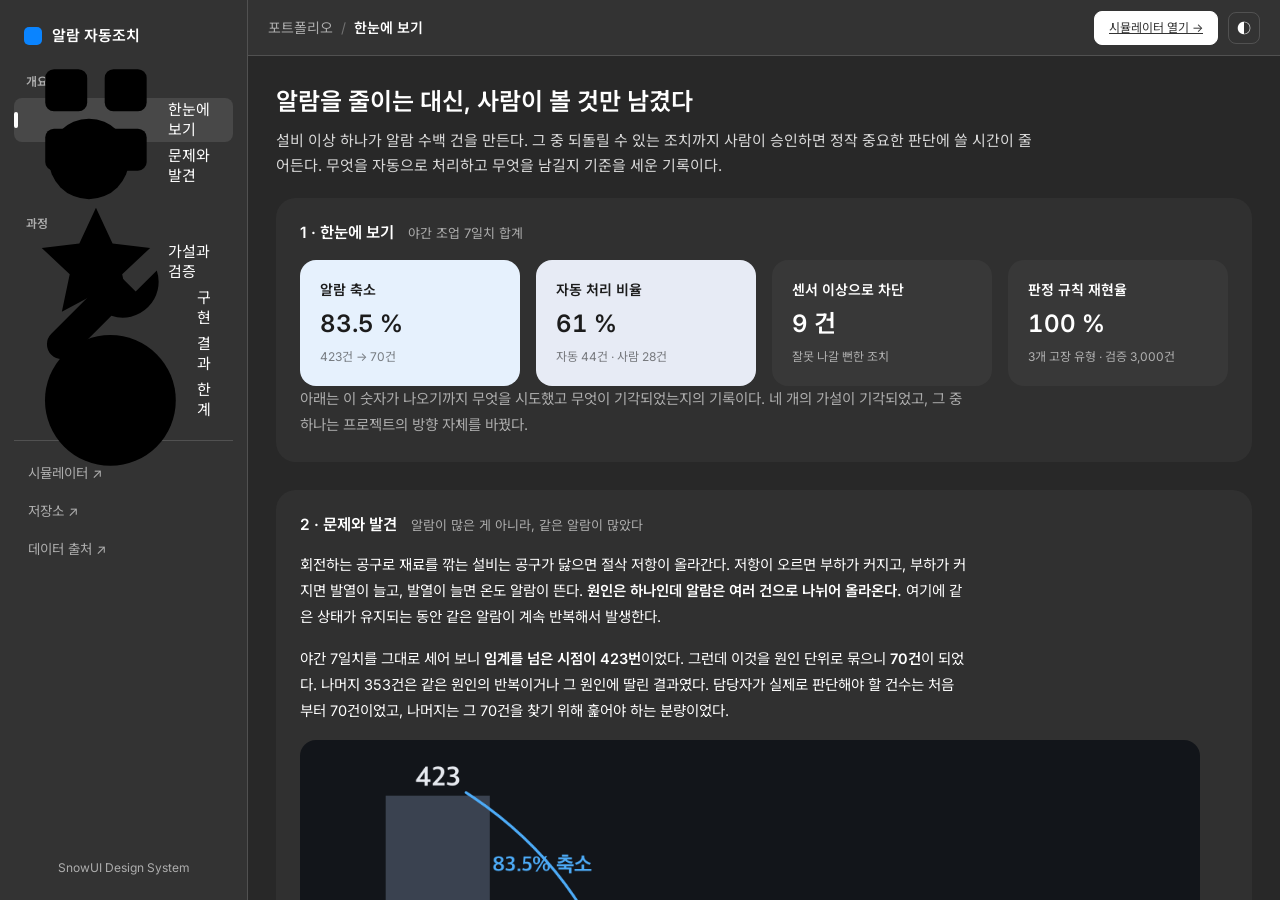
<file: docs/project.html>
<!doctype html>
<html lang="ko" data-theme="dark">
<head>
<meta charset="utf-8">
<meta name="viewport" content="width=device-width, initial-scale=1">
<title>프로젝트 — 회전 절삭 설비 알람 자동조치</title>
<link rel="preconnect" href="https://fonts.googleapis.com">
<link rel="preconnect" href="https://fonts.gstatic.com" crossorigin>
<link href="https://fonts.googleapis.com/css2?family=Inter:wght@400;500;600;700&family=Noto+Sans+KR:wght@400;500;600;700&display=swap" rel="stylesheet">
<link rel="stylesheet" href="snowui-shell.css">
</head>
<body>
<div class="shell">

<aside class="rail">
  <div class="rail-brand"><span class="rail-dot"></span><span>알람 자동조치</span></div>

  <div class="rail-sec">개요</div>
  <nav class="rail-group">
    <a class="rail-row" href="#s-summary"><svg class="ri" viewBox="0 0 16 16" aria-hidden="true"><rect x="2.2" y="2.2" width="4.8" height="4.8" rx="1"/><rect x="9" y="2.2" width="4.8" height="4.8" rx="1"/><rect x="2.2" y="9" width="4.8" height="4.8" rx="1"/><rect x="9" y="9" width="4.8" height="4.8" rx="1"/></svg>한눈에 보기</a>
    <a class="rail-row" href="#s-problem"><svg class="ri" viewBox="0 0 16 16" aria-hidden="true"><circle cx="7.2" cy="7.2" r="4.6"/><path d="M10.6 10.6L14 14"/></svg>문제와 발견</a>
  </nav>

  <div class="rail-sec">과정</div>
  <nav class="rail-group">
    <a class="rail-row" href="#s-hunt"><svg class="ri" viewBox="0 0 16 16" aria-hidden="true"><path d="M8 1.8l1.9 4.1 4.3.5-3.2 3 .9 4.3L8 11.6 4.1 13.7l.9-4.3-3.2-3 4.3-.5z"/></svg>가설과 검증</a>
    <a class="rail-row" href="#s-build"><svg class="ri" viewBox="0 0 16 16" aria-hidden="true"><path d="M10.4 2.4a3.4 3.4 0 00-4.3 4.3L2.4 10.4a1.4 1.4 0 002 2l3.7-3.7a3.4 3.4 0 004.3-4.3l-2 2-1.6-1.6z"/></svg>구현</a>
    <a class="rail-row" href="#s-result"><svg class="ri" viewBox="0 0 16 16" aria-hidden="true"><path d="M3 13.5V8M8 13.5V3.5M13 13.5v-3.5"/></svg>결과</a>
    <a class="rail-row" href="#s-limit"><svg class="ri" viewBox="0 0 16 16" aria-hidden="true"><circle cx="8" cy="8" r="6.2"/><path d="M8 4.8v3.6M8 11.1v.1"/></svg>한계</a>
  </nav>

  <nav class="rail-group rail-ext">
    <a class="rail-row" href="./">시뮬레이터 ↗</a>
    <a class="rail-row" href="https://github.com/jiu7021/Alarm_Resolver">저장소 ↗</a>
    <a class="rail-row" href="https://archive.ics.uci.edu/dataset/601">데이터 출처 ↗</a>
  </nav>

  <div class="rail-foot">SnowUI Design System</div>
</aside>

<div class="col">
  <header class="topbar">
    <div class="crumb"><span>포트폴리오</span><span class="sep">/</span><b id="crumb-cur">한눈에 보기</b></div>
    <div class="topbar-r">
      <a class="btn primary" href="./">시뮬레이터 열기 →</a>
      <button id="theme-btn" class="icon-btn" type="button" aria-label="테마 전환">◐</button>
    </div>
  </header>

  <div class="scroll">
    <div class="hero">
      <h1>알람을 줄이는 대신, 사람이 볼 것만 남겼다</h1>
      <p class="sub">설비 이상 하나가 알람 수백 건을 만든다. 그 중 되돌릴 수 있는 조치까지 사람이 승인하면
      정작 중요한 판단에 쓸 시간이 줄어든다. 무엇을 자동으로 처리하고 무엇을 남길지 기준을 세운 기록이다.</p>
    </div>

    <main>

      <!-- 1 ─────────────────────────────────────────────── -->
      <section class="panel" id="s-summary">
        <div class="panel-head"><h2>1 · 한눈에 보기</h2>
          <div class="hint">야간 조업 7일치 합계</div></div>
        <div class="kpi-row">
          <div class="kpi tint">
            <div class="kpi-lab">알람 축소</div>
            <div class="kpi-val">83.5 %</div>
            <div class="kpi-sub">423건 → 70건</div></div>
          <div class="kpi tint-2">
            <div class="kpi-lab">자동 처리 비율</div>
            <div class="kpi-val">61 %</div>
            <div class="kpi-sub">자동 44건 · 사람 28건</div></div>
          <div class="kpi">
            <div class="kpi-lab">센서 이상으로 차단</div>
            <div class="kpi-val">9 건</div>
            <div class="kpi-sub">잘못 나갈 뻔한 조치</div></div>
          <div class="kpi">
            <div class="kpi-lab">판정 규칙 재현율</div>
            <div class="kpi-val">100 %</div>
            <div class="kpi-sub">3개 고장 유형 · 검증 3,000건</div></div>
        </div>
        <p class="para dim">아래는 이 숫자가 나오기까지 무엇을 시도했고 무엇이 기각되었는지의 기록이다.
        네 개의 가설이 기각되었고, 그 중 하나는 프로젝트의 방향 자체를 바꿨다.</p>
      </section>

      <!-- 2 ─────────────────────────────────────────────── -->
      <section class="panel" id="s-problem">
        <div class="panel-head"><h2>2 · 문제와 발견</h2>
          <div class="hint">알람이 많은 게 아니라, 같은 알람이 많았다</div></div>

        <p class="para">회전하는 공구로 재료를 깎는 설비는 공구가 닳으면 절삭 저항이 올라간다.
        저항이 오르면 부하가 커지고, 부하가 커지면 발열이 늘고, 발열이 늘면 온도 알람이 뜬다.
        <b>원인은 하나인데 알람은 여러 건으로 나뉘어 올라온다.</b>
        여기에 같은 상태가 유지되는 동안 같은 알람이 계속 반복해서 발생한다.</p>

        <p class="para">야간 7일치를 그대로 세어 보니 <b>임계를 넘은 시점이 423번</b>이었다.
        그런데 이것을 원인 단위로 묶으니 <b>70건</b>이 되었다. 나머지 353건은 같은 원인의 반복이거나
        그 원인에 딸린 결과였다. 담당자가 실제로 판단해야 할 건수는 처음부터 70건이었고,
        나머지는 그 70건을 찾기 위해 훑어야 하는 분량이었다.</p>

        <img class="fig" src="img/flow.png" alt="원시 알람 423건이 근본 원인 70건으로 줄고, 자동 44건과 사람 28건으로 갈라지는 막대그래프">

        <p class="para">여기서 두 번째 문제가 보였다. 70건 중에도 <b>사람이 판단할 필요가 없는 것들이 섞여 있었다.</b>
        냉각수 유량을 올리는 것처럼 파라미터를 되돌리면 그만인 조치까지 승인을 기다린다면,
        정작 공구를 교체해야 하는 판단이 뒤로 밀린다. 그래서 과제를 두 가지로 잡았다 —
        <b>알람을 원인 단위로 묶는 것</b>, 그리고 <b>자동으로 처리할 범위를 정하는 것</b>이다.</p>

        <div class="turn" style="margin-top:20px">
          <b>데이터를 구할 수 없다는 문제부터 만났다.</b>
          <p>공장의 알람 기록과 그에 대해 사람이 어떤 조치를 했는지가 짝지어진 공개 데이터는 존재하지 않는다.
          조치 이력은 기업 내부 자산이라 공개되지 않는다. 그래서 <b>스핀들 부하 계측 구조가 같은 회전 절삭 설비의
          공개 데이터</b>를 쓰고, 그 데이터에 라벨로 들어 있는 고장 유형 5종을 알람으로 삼았다.
          조치는 각 고장 유형에 대응해 정의했다. 이 부분이 이 프로젝트에서 가장 먼저 밝혀야 할 전제다.</p>
          <table class="cmp">
            <tr><th></th><th>원했던 것</th><th>실제로 쓴 것</th></tr>
            <tr><td>데이터</td><td>공장 알람 로그 + 조치 이력</td><td><b>회전 절삭 설비 공개 데이터 10,000건</b></td></tr>
            <tr><td>알람 정의</td><td>실제 발생 알람</td><td><b>데이터에 기록된 고장 유형 5종</b></td></tr>
            <tr><td>조치 정의</td><td>실제 작업 이력</td><td><b>고장 유형별로 직접 정의</b></td></tr>
          </table>
        </div>
      </section>

      <!-- 3 ─────────────────────────────────────────────── -->
      <section class="panel" id="s-hunt">
        <div class="panel-head"><h2>3 · 가설과 검증</h2>
          <div class="hint">일곱 번 세워 네 번 기각했다</div></div>

        <div class="steps">
          <div class="step no"><span class="step-n">1</span><div>
            <b>반도체 공정 센서 데이터를 쓰면 될 것이다</b>
            <p>실제 반도체 공정에서 수집한 공개 데이터가 있었다. 그런데 590개 센서가 전부 익명 처리되어
            무엇을 재는 값인지 알 수 없었다. "42번 값이 0.31을 넘어 조치했다"는 문장은 설명이 되지 않는다.
            <b>값의 의미를 알 수 없으면 조치의 근거도 세울 수 없다.</b> 이유를 설명할 수 있는 물리량이 기록된
            데이터로 바꿨다.</p></div></div>

          <div class="step no"><span class="step-n">2</span><div>
            <b>정상 상태의 ±3σ를 벗어나면 이상으로 보면 될 것이다</b>
            <p>품질 관리에서 쓰는 표준적인 방법이다. 정상 로트만 모아 평균과 표준편차를 구하고 관리한계를 잡았다.
            그런데 <b>그 선이 실제 경보 조건보다 바깥에 있었다.</b> 미리 알려주는 역할을 해야 하는 선이
            경보보다 늦게 걸리니 조기경보가 되지 못한다.</p></div></div>
        </div>

        <img class="fig" src="img/sigma.png" alt="방열 여유 분포 위에 정상군 -3시그마 7.1K와 실제 경보 8.6K 위치를 표시한 히스토그램. 3시그마 선이 경보선보다 왼쪽에 있다">

        <p class="para dim">방열 여유가 8.6K 아래로 떨어지면 경보다. 그런데 통계로 잡은 −3σ는 7.1K였다.
        값이 떨어지는 방향에서 <b>경보가 1.5K 먼저 울린다.</b> 원인은 명확했다 —
        이 데이터의 고장 조건은 통계적으로 드문 값이 아니라 <b>물리 조건으로 정의</b>되어 있어서,
        정상 분포의 꼬리와 애초에 무관했다.</p>

        <div class="steps" style="margin-top:20px">
          <div class="step no"><span class="step-n">3</span><div>
            <b>그럼 경보 조건에서 여유를 두어 주의선을 만들자</b>
            <p>경보가 8.6K면 9.5K에서 미리 알리는 식이다. 여유율을 5%부터 30%까지 바꿔가며
            어느 정도가 적절한지 측정하려 했다. 그런데 <b>측정 자체가 성립하지 않았다.</b>
            이 데이터는 각 행이 서로 독립된 스냅샷이라 "주의가 뜬 뒤 실제로 악화되었는가"를 추적할 방법이 없었다.
            지표를 잘못 설계했다.</p></div></div>

          <div class="step half"><span class="step-n">4</span><div>
            <b>주의와 경보, 2단 임계를 전체 항목에 적용한다</b>
            <p>공구 마모에만 성립했다. 마모는 이 데이터에서 <b>시간에 따라 단조롭게 쌓이는 유일한 값</b>이라
            추세를 말할 수 있다. 나머지 항목은 순간값이라 2단으로 나눌 근거가 없었다.
            전체 적용을 포기하고 마모에만 남겼다.</p></div></div>
        </div>

        <img class="fig" src="img/wear.png" alt="공구 마모 누적 분포. 180분과 200분에 선이 그어져 있고 실제 고장은 200분 이후 구간에만 나타난다">

        <p class="para dim"><b>마모 180분 이하에서는 고장이 한 건도 없었고, 200~240분 구간에서 46건이 발생했다.</b>
        그런데 같은 구간을 지나간 로트는 790건이다. 즉 <b>임계를 넘는다고 반드시 고장 나지 않는다.</b>
        언제 터질지 알 수 없으니 터지기 전 구간에서 미리 끊는 수밖에 없다. 180분을 조기 개입 지점으로 잡은 근거다.</p>

        <div class="steps" style="margin-top:20px">
          <div class="step ok"><span class="step-n">5</span><div>
            <b>데이터에 딸린 고장 조건이 실제 기록과 맞는지부터 확인한다</b>
            <p>임계값을 직접 정하기 전에, 데이터 제공자가 문서에 적어 둔 고장 조건을 그대로 적용해
            실제 고장 기록과 대조했다. <b>방열·전력·과부하 세 유형은 재현율 100%, 공구 마모는 93.5%였다.</b>
            임계값을 지어낼 필요가 없어졌고, 이후 모든 판정의 근거가 되었다.</p></div></div>

          <div class="step ok"><span class="step-n">6</span><div>
            <b>자동화 범위는 정확도가 아니라 조치를 되돌릴 수 있는지로 정한다</b>
            <p>모델이 아무리 정확해도 되돌릴 수 없는 조치를 자동으로 실행할 수는 없다.
            반대로 파라미터를 원래대로 돌리면 그만인 조치는 틀려도 손실이 작다.
            <b>기준을 정확도에서 가역성으로 바꿨다.</b> 냉각수 유량과 이송 속도는 자동, 공구 교체는 사람으로 갈렸다.</p></div></div>

          <div class="step half"><span class="step-n">7</span><div>
            <b>센서가 잰 값을 그대로 학습시키면 모델이 규칙을 찾아낼 것이다</b>
            <p>정밀도가 27~47%에 그쳤다. 실제 고장 조건이 <b>두 값의 곱</b>으로 정의되어 있는데,
            결정트리는 한 번에 한 값만 자를 수 있어 곱으로 된 경계를 만들지 못했다.
            물리식으로 계산한 값을 함께 주자 <b>모델이 문서에 적힌 임계값을 그대로 되찾았다.</b></p></div></div>
        </div>

        <img class="fig" src="img/tree.png" alt="네 가지 고장 유형별로 원본 센서만 사용했을 때와 물리 계산값을 함께 제공했을 때의 정밀도 비교 막대그래프">

        <p class="para dim">전력은 토크와 회전수를 곱해야 나오는 값이다. 이것을 미리 계산해 주자
        모델이 <b>9,000.5W와 3,496.1W에서 경계를 그었다.</b> 문서에 적힌 값은 9,000W와 3,500W다.
        방열도 <b>8.7K · 1,380rpm</b>으로 갈랐고 문서 값은 8.6K · 1,380rpm이다.
        <b>모델이 물리를 알아낸 것이 아니라, 사람이 물리를 알고 계산해 준 것이 성능을 만들었다.</b></p>

        <div class="turn" style="margin-top:20px">
          <b>같은 지표에 다른 기준을 적용하고 있었다.</b>
          <p>스핀들 과전력을 "설비 손상 위험"이라며 정지 후 사람 호출로 분류해 두었다.
          그런데 같은 스핀들 부하를 나타내는 과부하 항목은 이송 속도를 낮추는 것으로 자동 처리하고 있었다.
          <b>둘 다 부하 지표인데 하나만 설비를 세우고 있었다.</b>
          과전력도 이송 속도를 먼저 낮춰 보고, 6분 뒤 조건이 풀렸는지 확인해 그래도 남아 있을 때만
          사람을 부르도록 바꿨다. 사람을 부르는 근거가 "위험해 보여서"에서
          <b>"자동으로 해 봤는데 안 됐다"</b>로 바뀌었다.</p>
          <table class="cmp">
            <tr><th></th><th>이전</th><th>이후</th></tr>
            <tr><td>자동 처리</td><td>35 건</td><td><b>44 건</b></td></tr>
            <tr><td>사람 확인</td><td>35 건</td><td><b>28 건</b></td></tr>
            <tr><td>사람을 부르는 근거</td><td>손상 위험 추정</td><td><b>자동조치 실패 확인</b></td></tr>
          </table>
        </div>
      </section>

      <!-- 4 ─────────────────────────────────────────────── -->
      <section class="panel" id="s-build">
        <div class="panel-head"><h2>4 · 구현</h2>
          <div class="hint">판정은 규칙이, 서술은 생성형 AI가</div></div>

        <p class="para">알람이 들어오면 여섯 단계를 거친다. <b>같은 상태가 이어지는 동안 반복 발생하는 알람을
        한 건으로 묶고</b>, 짧게 끊겼다 다시 뜨는 것도 같은 사건으로 합친다. 그 다음
        <b>시간이 겹치면서 물리적으로 종속된 알람을 근본 원인 하나로 묶는다</b> —
        공구가 닳으면 부하가 오르므로, 마모 알람과 과부하 알람은 원인이 하나다.</p>

        <p class="para">묶은 다음에는 <b>센서를 믿을 수 있는지부터 판단한다.</b>
        값이 한자리에 멈춰 있거나, 물리적으로 불가능한 값이 나오거나(주변 공기가 가공 부위보다 뜨겁다),
        같은 조건의 다른 설비와 크게 어긋나면 그 센서를 의심한다.
        <b>센서를 믿을 수 없으면 그 값에 기대는 알람의 자동 조치를 전부 막는다.</b>
        측정값이 틀렸는데 조치를 실행하면 멀쩡한 설비를 건드리게 된다. 7일 중 9건이 이렇게 차단되었다.</p>

        <p class="para">마지막으로 조치를 나눈다. <b>되돌릴 수 있으면 자동으로 실행하고 결과를 확인한다.</b>
        6분 뒤에도 조건이 풀리지 않으면 자동 조치가 듣지 않은 것이므로 사람에게 넘긴다.
        되돌릴 수 없는 공구 교체와, 센서를 믿을 수 없어 판단 근거가 없는 건은 처음부터 사람 몫이다.</p>

        <div class="turn" style="margin-top:4px">
          <b>설비를 조작하는 판단은 생성형 AI에 맡기지 않았다.</b>
          <p>같은 입력에 다른 답이 나오면 왜 그렇게 판단했는지 되짚을 수 없고, 기록을 남겨도 추적이 되지 않는다.
          임계 판정과 조치 결정은 전부 <b>규칙으로 처리해 항상 같은 결과가 나오게</b> 했고,
          생성형 AI는 <b>사람이 읽을 상황 요약을 쓰는 일만</b> 맡겼다.
          앞의 결정트리는 운영에 쓰려고 학습시킨 것이 아니라,
          <b>정해 둔 규칙이 타당한지 확인하려고</b> 썼다. 모델이 되찾은 경계가 문서 값과 같았으므로 규칙을 그대로 유지했다.</p>
        </div>

        <p class="para" style="margin-top:22px">화면에서는 야간 10시간을 재생해 볼 수 있다.
        <b>사람 판단이 필요한 건이 나와도 시계는 멈추지 않는다</b> — 실제 설비는 사람이 고민하는 동안에도 돌아가기 때문이다.
        대신 재생 속도가 느려지고 판단 대기 목록에 쌓인다. 설비를 세워야 하는 건이면
        <b>회전수와 부하와 전력이 0으로 떨어지고, 가공 부위 온도는 주변 온도로 식으며, 공구 마모는 그 값에서 멈춘다.</b>
        멈춰 있는 동안 가공이 진행되지 않으므로 그만큼 생산이 밀리고, 이것을 정지 손실로 집계한다.
        <b>판단이 늦을수록 손실이 커지는 것을 숫자로 보여 준다.</b></p>

        <p class="para"><a class="btn" href="./">시뮬레이터에서 직접 확인하기 →</a></p>
      </section>

      <!-- 5 ─────────────────────────────────────────────── -->
      <section class="panel" id="s-result">
        <div class="panel-head"><h2>5 · 결과</h2>
          <div class="hint">야간 조업 7일치 · 검증용으로 떼어 둔 3,000건에서 생성</div></div>

        <table class="kv">
          <tr><td>임계를 넘은 시점(원시 알람)</td><td>423 건</td></tr>
          <tr><td>근본 원인 단위로 묶은 뒤</td><td><b>70 건 · 83.5 % 축소</b></td></tr>
          <tr><td>자동으로 처리</td><td><b>44 건 · 자동화율 61 %</b></td></tr>
          <tr><td>사람이 확인</td><td>28 건</td></tr>
          <tr><td>센서 이상으로 자동 조치를 막은 건</td><td><b>9 건</b></td></tr>
          <tr><td>자동 조치가 듣지 않아 사람에게 넘긴 건</td><td>2 건</td></tr>
        </table>

        <p class="para" style="margin-top:22px"><b>판정 규칙 검증</b> — 데이터에 딸린 고장 조건을
        실제 고장 기록과 대조한 결과다. 학습에 쓰지 않고 떼어 둔 3,000건 기준이다.</p>
        <table class="kv">
          <tr><td>방열 불량 · 전력 이상 · 과부하</td><td><b>재현율 100 %</b> (각 115 / 95 / 98 건 전부 일치)</td></tr>
          <tr><td>공구 마모</td><td>재현율 93.5 % (46건 중 43건)</td></tr>
        </table>

        <p class="para" style="margin-top:22px"><b>모델이 되찾은 경계값</b> — 물리식으로 계산한 값을
        함께 주었을 때 결정트리가 그은 경계다. 괄호 안이 문서에 적힌 값이다.</p>
        <table class="kv">
          <tr><td>전력 이상</td><td><b>9,000.5 W / 3,496.1 W</b> (9,000 W / 3,500 W) · 정밀도 100 %</td></tr>
          <tr><td>방열 불량</td><td><b>8.7 K · 1,380 rpm</b> (8.6 K · 1,380 rpm) · 정밀도 90.9 %</td></tr>
          <tr><td>과부하</td><td><b>10,998.5</b> (11,000) · 정밀도 78.8 %</td></tr>
          <tr><td>공구 마모</td><td>202.5 분 (200 분) · <b>정밀도 4.9 %</b></td></tr>
        </table>

        <p class="para dim">마지막 줄이 이 표에서 가장 중요하다. 경계는 정확히 찾았는데 정밀도가 4.9%다.
        마모는 <b>임계를 넘어도 대부분 고장 나지 않는 확률적인 사건</b>이라 어떤 모델로도 시점을 맞출 수 없다.
        그래서 마모는 예측하지 않고 <b>보수적인 시점에 미리 개입</b>하는 쪽으로 다뤘다.
        예측이 되는 것은 상태를 보고, 예측이 안 되는 것은 주기로 관리한다.</p>
      </section>

      <!-- 6 ─────────────────────────────────────────────── -->
      <section class="panel" id="s-limit">
        <div class="panel-head"><h2>6 · 한계</h2>
          <div class="hint">증명한 것과 증명하지 못한 것을 구분해 적는다</div></div>

        <p class="para"><b>증명한 것.</b> 알람을 원인 단위로 묶으면 담당자가 볼 건수가 83.5% 줄어든다는 것,
        조치의 가역성을 기준으로 나누면 61%를 자동으로 처리할 수 있다는 것,
        센서를 믿을 수 없을 때 조치를 막으면 잘못 나갈 조치 9건을 걸러낸다는 것,
        그리고 사용한 판정 규칙이 데이터의 실제 고장 기록과 일치한다는 것이다.</p>

        <ol class="limits">
          <li><b>반도체 공정에서 측정한 데이터가 아니다.</b> 알람과 조치 이력이 짝지어진 공개 데이터가 없어,
          스핀들 부하 계측 구조가 유사한 회전 절삭 설비의 공개 데이터를 사용했다. 원본 자체도 실측이 아니라
          거동을 모사해 생성된 데이터다.</li>

          <li><b>값의 범위가 실제 설비와 다르다.</b> 회전수가 1,168~2,886 rpm인데 실제 반도체 절단 설비는
          이보다 한 자릿수 이상 높게 돈다. 값을 실제 범위로 옮기면 문서에 정의된 고장 조건을 그대로 쓸 수 없게 되고
          전부 임의의 숫자가 되므로, 원본 범위를 유지하고 이 사실을 밝히는 쪽을 택했다.</li>

          <li><b>측정 주기가 6분으로 지나치게 느리다.</b> 실제 설비 감시 시스템은 초 단위 이하로 수집한다.
          야간 10시간을 100개 지점으로 표현하려다 이렇게 되었다. 빠른 과도 현상은 이 주기로 잡히지 않는다.</li>

          <li><b>조치와 정상 복귀 사이의 인과를 증명하지 못했다.</b> 원본 데이터가 서로 독립된 스냅샷이라
          "조치했기 때문에 풀렸다"를 확인할 방법이 없다. 이력에 적힌 조건 해제는 데이터상 조건이 풀린 시점을 가리킬 뿐이다.
          그래서 조치 후 그래프를 임의로 보정하지 않았다.</li>

          <li><b>임계값이 하나로 고정되어 있다.</b> 실제로는 만드는 제품과 가공 조건마다 정상 범위가 다르므로
          조건 단위로 관리해야 한다. 현재는 과부하 임계만 제품 등급별로 나뉘어 있고 나머지는 단일 값이다.</li>

          <li><b>정지 중 온도가 식는 속도는 가정값이다.</b> 회전수와 부하와 전력이 0이 되는 것,
          마모가 멈추는 것은 물리적으로 결정되지만, 온도가 얼마나 빨리 식는지는 데이터에 없어 임의로 정했다.
          공구 마모의 진행 속도도 마찬가지다.</li>

          <li><b>센서 고장은 인위적으로 넣은 것이다.</b> 원본에 센서 고장 기록이 없어 값 고착과 편류를
          직접 주입했다. 실제 센서 고장의 양상과 다를 수 있다.</li>
        </ol>

        <p class="para" style="margin-top:22px">기각된 가설을 지우지 않고 그대로 남겼다.
        통계적 관리한계를 조기경보로 쓰려던 시도는 실패했고, 여유율을 측정하려던 지표는 설계 자체가 잘못이었다.
        <b>그 실패들이 "이 데이터의 고장 조건은 통계가 아니라 물리로 정의되어 있다"는 것을 알려 주었고,
        그 다음 판단의 근거가 되었다.</b></p>
      </section>

    </main>

    <footer class="ftr">
      데이터: AI4I 2020 Predictive Maintenance Dataset · UCI Machine Learning Repository (id 601) ·
      <a class="inline-link" href="https://archive.ics.uci.edu/dataset/601">출처 ↗</a> ·
      실측이 아니라 설비 거동을 모사해 생성된 공개 데이터다.
      <br>모든 수치는 저장소의 스크립트로 재현할 수 있다 ·
      <a class="inline-link" href="https://github.com/jiu7021/Alarm_Resolver">github.com/jiu7021/Alarm_Resolver ↗</a>
    </footer>
  </div>
</div>
</div>

<script src="snowui-shell.js"></script>
</body>
</html>
</file>
<file: style.css>
*,*::before,*::after{box-sizing:border-box}
:root{
  --bg:#0e1116; --card:#171b22; --card2:#1e232c; --line:#2a303b;
  --fg:#e6e9ef; --mut:#8b94a3;
  --crit:#ff5252; --maj:#ff9f40; --min:#ffd23f; --snsr:#4dabf7; --info:#51cf66;
}
body{margin:0;background:var(--bg);color:var(--fg);
  font:15px/1.65 -apple-system,BlinkMacSystemFont,"Apple SD Gothic Neo","Pretendard","Malgun Gothic",sans-serif;
  -webkit-font-smoothing:antialiased}
.wrap{max-width:1080px;margin:0 auto;padding:0 20px}
header{border-bottom:1px solid var(--line);padding:28px 0 0;background:linear-gradient(180deg,#131820,var(--bg))}
h1{margin:0;font-size:26px;letter-spacing:-.02em}
.sub{margin:6px 0 18px;color:var(--mut);font-size:14px}
h2{margin:0;font-size:17px}
h3{margin:0 0 14px;font-size:15px;color:var(--mut);font-weight:600;letter-spacing:.04em}
h4{margin:26px 0 8px;font-size:15px}

/* 날짜 선택 */
.days{display:flex;gap:6px;overflow-x:auto;padding-bottom:14px;scrollbar-width:none}
.days::-webkit-scrollbar{display:none}
.days button{flex:0 0 auto;background:var(--card);border:1px solid var(--line);color:var(--mut);
  padding:9px 14px;border-radius:8px;cursor:pointer;font:inherit;font-size:13px;transition:.12s;text-align:left}
.days button:hover{border-color:#3d4553;color:var(--fg)}
.days button.on{background:var(--card2);border-color:#556;color:var(--fg)}
.days button b{display:block;font-size:12px;font-weight:600}
.days button span{font-size:11px;opacity:.65}

main{padding:24px 0 60px}
.panel{background:var(--card);border:1px solid var(--line);border-radius:12px;padding:18px;margin-bottom:18px}
.panel-head{display:flex;justify-content:space-between;align-items:flex-start;gap:12px;flex-wrap:wrap}

/* 브리핑 */
.brief{background:var(--card);border:1px solid var(--line);border-left:3px solid var(--snsr);
  border-radius:12px;padding:18px;margin-bottom:18px}
.brief-head{display:flex;align-items:center;gap:10px;margin-bottom:10px;flex-wrap:wrap}
.tag{background:rgba(77,171,247,.14);color:var(--snsr);font-size:11px;font-weight:600;
  padding:3px 8px;border-radius:5px;letter-spacing:.02em;white-space:nowrap}
.tag.sm{display:inline-block;vertical-align:middle}
.brief p{margin:0;color:#c7ccd6;font-size:14px}

/* KPI */
.kpi{display:grid;grid-template-columns:repeat(auto-fit,minmax(150px,1fr));gap:10px;margin-bottom:18px}
.kpi div{background:var(--card);border:1px solid var(--line);border-radius:10px;padding:14px 16px}
.kpi b{display:block;font-size:26px;font-weight:650;letter-spacing:-.02em;line-height:1.2}
.kpi span{font-size:12px;color:var(--mut)}
.kpi small{font-size:11px;color:var(--mut);opacity:.8}

/* 탭 */
.tabs{display:flex;gap:6px;flex-wrap:wrap;margin-bottom:14px}
.tabs button{background:transparent;border:1px solid var(--line);color:var(--mut);padding:7px 13px;
  border-radius:7px;cursor:pointer;font:inherit;font-size:13px;transition:.12s}
.tabs button:hover{color:var(--fg)}
.tabs button.on{background:var(--card2);border-color:#556;color:var(--fg)}
.tabs.sm{margin:0}

/* 차트 */
.ch{margin-bottom:6px;padding:10px 0 4px;border-top:1px solid var(--line)}
.ch:first-child{border-top:none}
.ch-head{display:flex;justify-content:space-between;align-items:baseline;gap:10px;margin-bottom:4px}
.ch-head b{font-size:13px;font-weight:600}
.ch-head em{font-style:normal;font-size:11px;color:var(--mut)}
.ch svg{display:block;width:100%;height:auto}

/* 이력 */
.row{display:grid;grid-template-columns:auto 62px 1fr auto;gap:10px;align-items:baseline;
  padding:10px 2px;border-bottom:1px solid var(--line);font-size:13px}
.row:last-child{border-bottom:none}
.led{width:9px;height:9px;border-radius:50%;align-self:center;box-shadow:0 0 7px currentColor}
.led.CRIT{background:var(--crit);color:var(--crit)}
.led.MAJ{background:var(--maj);color:var(--maj)}
.led.MIN{background:var(--min);color:var(--min)}
.led.SNSR{background:var(--snsr);color:var(--snsr)}
.led.INFO{background:var(--info);color:var(--info)}
.tm{color:var(--mut);font-variant-numeric:tabular-nums;font-size:12px}
.row .t b{font-weight:600}
.row .t i{font-style:normal;color:var(--mut);font-size:12px;margin-left:6px}
.row .t p{margin:3px 0 0;color:var(--mut);font-size:12px}
.row .r{text-align:right;font-size:12px;color:var(--mut);white-space:nowrap}
.pill{display:inline-block;padding:2px 7px;border-radius:5px;font-size:11px;font-weight:600}
.pill.auto{background:rgba(81,207,102,.14);color:var(--info)}
.pill.man{background:rgba(255,82,82,.14);color:var(--crit)}
.pill.blk{background:rgba(77,171,247,.14);color:var(--snsr)}
.legend{display:flex;gap:14px;flex-wrap:wrap;font-size:11px;color:var(--mut);margin-bottom:12px}
.legend i{display:inline-block;width:8px;height:8px;border-radius:50%;margin-right:5px}

/* 설명 */
.notes{background:var(--card);border:1px solid var(--line);border-radius:12px;padding:20px 22px}
.notes p{color:#b9bfca;font-size:13.5px}
.notes b{color:var(--fg)}
.small{font-size:12.5px !important;color:var(--mut) !important}
.notes ul{padding-left:18px;margin:8px 0}
.notes li{margin-bottom:5px}
.tb{width:100%;border-collapse:collapse;font-size:12.5px;margin:10px 0;display:block;overflow-x:auto;white-space:nowrap}
.tb th{text-align:left;color:var(--mut);font-weight:600;border-bottom:1px solid var(--line);padding:7px 12px 7px 0}
.tb td{padding:7px 12px 7px 0;border-bottom:1px solid var(--line);color:#b9bfca}
.tb .ok{color:var(--info)}
.tb .no{color:var(--crit)}
footer{border-top:1px solid var(--line);padding:18px 0;color:var(--mut);font-size:12px}
@media(max-width:640px){
  .wrap{padding:0 14px} h1{font-size:21px}
  .row{grid-template-columns:auto 52px 1fr;gap:8px}
  .row .r{grid-column:2/4;text-align:left;margin-top:2px}
}

/* 재생 컨트롤 */
.bar{position:sticky;top:0;z-index:20;display:flex;align-items:center;gap:10px;flex-wrap:wrap;
  background:var(--card2);border:1px solid var(--line);border-radius:12px;padding:12px 14px;margin-bottom:14px;
  box-shadow:0 6px 20px rgba(0,0,0,.35)}
.play{background:var(--info);color:#0b1410;border:none;padding:9px 18px;border-radius:8px;cursor:pointer;
  font:inherit;font-size:13px;font-weight:700;transition:.12s;white-space:nowrap}
.play:hover{filter:brightness(1.1)}
.play.on{background:var(--maj);color:#1a1206}
.mini{background:transparent;border:1px solid var(--line);color:var(--mut);width:34px;height:34px;
  border-radius:8px;cursor:pointer;font-size:14px;transition:.12s}
.mini:hover{color:var(--fg);border-color:#556}
.clock{display:flex;flex-direction:column;line-height:1.15;padding:0 4px}
.clock b{font-size:16px;font-variant-numeric:tabular-nums}
.clock span{font-size:10px;color:var(--mut)}
.track{flex:1;min-width:120px;height:5px;background:#0d1117;border-radius:3px;overflow:hidden}
.track i{display:block;height:100%;width:100%;background:linear-gradient(90deg,var(--snsr),var(--info));transition:width .12s linear}
.spd{display:flex;gap:4px}
.spd button{background:transparent;border:1px solid var(--line);color:var(--mut);padding:6px 10px;
  border-radius:7px;cursor:pointer;font:inherit;font-size:12px;transition:.12s}
.spd button.on{background:var(--card);border-color:#556;color:var(--fg)}

/* 사람 판단 대기 */
.hold{display:none}
.hold.show{display:block;margin-bottom:14px}
.hold-in{background:rgba(255,82,82,.07);border:1px solid rgba(255,82,82,.4);border-radius:12px;padding:16px 18px;
  animation:pop .18s ease-out}
@keyframes pop{from{opacity:0;transform:translateY(-6px)}to{opacity:1;transform:none}}
.hold-h{display:flex;align-items:center;gap:9px;flex-wrap:wrap;margin-bottom:8px;font-size:14px}
.hold-in p{margin:4px 0;font-size:13px;color:#c7ccd6}
.hold-in .why{color:var(--mut);font-size:12.5px}
.hold-b{display:flex;gap:8px;margin-top:12px;flex-wrap:wrap}
.hold-b button{background:var(--crit);color:#fff;border:none;padding:9px 16px;border-radius:8px;
  cursor:pointer;font:inherit;font-size:13px;font-weight:600}
.hold-b button.ghost{background:transparent;border:1px solid var(--line);color:var(--mut)}
.hold-b button:hover{filter:brightness(1.12)}
.empty{color:var(--mut);font-size:13px;padding:14px 2px;margin:0}
@media(max-width:640px){.bar{gap:8px}.clock{order:-1}.track{order:9;flex-basis:100%}}

/* 판단 대기 중 컨트롤 바 강조 */
.bar.alert{border-color:rgba(255,82,82,.55);box-shadow:0 6px 20px rgba(255,82,82,.14)}
.bar.alert .clock span{color:var(--crit)}
.hold-in+.hold-in{margin-top:8px}

/* 정지 중인 설비 표시 */
.tabs button.halted{border-color:rgba(255,82,82,.55);color:var(--fg)}
.stopdot{display:inline-block;margin-left:6px;padding:1px 6px;border-radius:4px;font-size:10px;font-weight:700;
  background:rgba(255,82,82,.18);color:var(--crit)}
.linkbox{display:block;background:var(--card2);border:1px solid var(--line);border-radius:10px;
  padding:14px 16px;margin-top:10px;text-decoration:none;transition:.12s}
.linkbox:hover{border-color:#556}
.linkbox b{display:block;color:var(--fg);font-size:14px;margin-bottom:3px}
.linkbox span{color:var(--mut);font-size:12.5px}
.linkbox u{color:var(--snsr);text-decoration:none;font-size:12px}
</file>
<file: docs/snowui-shell.css>
/* ═══════════════════════════════════════════════════════════════════════
   SnowUI Shell — 포트폴리오 프로젝트용 재사용 스타일시트
   토큰 출처: claude.ai/design 프로젝트 "SnowUI Design System"
     tokens/colors.css · typography.css · shape.css · fonts.css
     ui_kits/dashboard/{Shell,NavRail,OverviewScreen}.jsx (레이아웃 값)

   원칙 — SnowUI 예시와 대조해 확정한 것
     · 패널은 테두리로 나누지 않는다. 배경색 차이와 여백으로 나눈다.
     · 간격 28 / 패딩 24 / 패널 radius 20 / 카드 radius 16.
     · 다크가 기본. 밝은 테마는 [data-theme="light"] 로 전환.
     · 다크에서도 KPI 카드는 파스텔 밝은 면을 유지하고 글자만 뒤집는다.
     · Inter 에는 한글 글리프가 없으므로 Noto Sans KR 을 뒤에 둔다.

   HTML 에 이 두 줄이 필요하다.
     <html lang="ko" data-theme="dark">
     <link href="https://fonts.googleapis.com/css2?family=Inter:wght@400;500;600;700&family=Noto+Sans+KR:wght@400;500;600;700&display=swap" rel="stylesheet">
   ═══════════════════════════════════════════════════════════════════════ */

:root{
  --ink:rgb(28,28,28); --ink-80:rgba(28,28,28,.82); --ink-40:rgba(28,28,28,.58);
  --ink-20:rgba(28,28,28,.28); --ink-10:rgba(28,28,28,.1); --ink-05:rgba(28,28,28,.05);
  --surface-page:rgb(255,255,255);
  --surface-app:rgb(249,249,250);
  --surface-panel:rgb(255,255,255);
  --surface-sunken:rgb(247,249,251);
  --surface-hover:rgba(0,0,0,.04);
  --surface-selected:rgba(28,28,28,.05);
  --line:rgba(0,0,0,.1);
  --text-inverse:rgb(28,28,28);

  --fill-blue:rgb(230,241,253); --fill-purple:rgb(237,238,252);
  --fill-cyan:rgb(227,245,255); --fill-lilac:rgb(229,236,246);

  --accent:rgb(0,122,255);
  --warn:rgb(191,116,20); --warn-fill:rgb(255,244,229);
  --bad:rgb(200,40,40);   --bad-fill:rgb(255,236,236);
  --ok:rgb(35,150,72);    --ok-fill:rgb(233,248,238);

  --radius-8:8px; --radius-16:16px; --radius-20:20px; --radius-full:999px;
  --dur-fast:120ms; --dur-base:200ms; --ease:cubic-bezier(.4,0,.2,1);
  --font-sans:'Inter','Noto Sans KR',-apple-system,BlinkMacSystemFont,'Segoe UI',sans-serif;
}

:root[data-theme="dark"]{
  --ink:rgb(255,255,255); --ink-80:rgba(255,255,255,.82); --ink-40:rgba(255,255,255,.6);
  --ink-20:rgba(255,255,255,.3); --ink-10:rgba(255,255,255,.1); --ink-05:rgba(255,255,255,.1);
  --surface-page:rgb(51,51,51);
  --surface-app:rgb(40,40,40);
  --surface-panel:rgba(255,255,255,.04);
  --surface-sunken:rgba(255,255,255,.04);
  --surface-hover:rgba(255,255,255,.1);
  --surface-selected:rgba(255,255,255,.1);
  --line:rgba(255,255,255,.15);
  --text-inverse:rgb(28,28,28);
  /* SnowUI 는 다크에서도 이 파스텔 면들을 밝게 유지한다 */
  --fill-lilac:rgb(231,235,245); --fill-purple:rgb(231,231,238);
  --accent:rgb(10,132,255);
  --warn:rgb(255,159,10); --warn-fill:rgba(255,159,10,.14);
  --bad:rgb(255,69,58);   --bad-fill:rgba(255,69,58,.14);
  --ok:rgb(48,209,88);    --ok-fill:rgba(48,209,88,.14);
}

*{box-sizing:border-box}
html,body{margin:0;padding:0;height:100%}
body{background:var(--surface-app);color:var(--ink);font-family:var(--font-sans);
  font-size:14px;line-height:20px;letter-spacing:0;-webkit-font-smoothing:antialiased}
h1,h2,h3{margin:0;font-weight:600}
b{font-weight:600;color:var(--ink)}
.tnum,.kpi-val,.kv,.cmp,.badge{font-variant-numeric:tabular-nums}

/* ═══ 셸 ═══ */
.shell{display:flex;height:100vh;overflow:hidden}
.rail{width:248px;flex:none;border-right:1px solid var(--line);background:var(--surface-page);
  padding:22px 14px;overflow-y:auto;display:flex;flex-direction:column}
.rail-brand{display:flex;align-items:center;gap:10px;padding:4px 10px 0;font-weight:600;font-size:15px}
.rail-dot{width:18px;height:18px;border-radius:5px;background:var(--accent);flex:none}
.rail-sec{font-size:12px;font-weight:600;letter-spacing:.03em;color:var(--ink-40);
  padding:4px 12px 6px;margin-top:22px}
.rail-group{display:flex;flex-direction:column;gap:2px}
.rail-row{display:flex;align-items:center;gap:2px;height:44px;padding:0 12px;
  border-radius:var(--radius-8);color:var(--ink);text-decoration:none;font-size:15px;
  position:relative;transition:background var(--dur-fast) var(--ease)}
.rail-row:hover{background:var(--surface-hover)}
.rail-row.on{background:var(--surface-selected)}
.rail-row.on::before{content:"";position:absolute;left:0;top:14px;width:4px;height:16px;
  border-radius:2px;background:var(--ink)}
span.ri{width:7px;height:7px;border-radius:4px;background:var(--ink-20);margin:0 10px 0 5px;flex:none}
.rail-row.on span.ri{background:var(--ink)}
.rail-ext{margin-top:18px;padding-top:14px;border-top:1px solid var(--line)}
.rail-ext .rail-row{color:var(--ink-40);padding-left:14px;font-size:13.5px;height:36px}
.rail-ext .rail-row:hover{color:var(--ink)}
.rail-foot{margin-top:auto;padding-top:20px;font-size:12px;color:var(--ink-40);text-align:center}

.col{flex:1;display:flex;flex-direction:column;min-width:0}
.topbar{height:56px;flex:none;border-bottom:1px solid var(--line);background:var(--surface-page);
  display:flex;align-items:center;justify-content:space-between;padding:0 20px;gap:14px}
.crumb{display:flex;align-items:center;gap:8px;font-size:14px;color:var(--ink-40);min-width:0}
.crumb b{color:var(--ink);white-space:nowrap;overflow:hidden;text-overflow:ellipsis}
.crumb .sep{color:var(--ink-20)}
.topbar-r{display:flex;align-items:center;gap:10px;flex:none}
.icon-btn{width:32px;height:32px;border-radius:var(--radius-8);border:1px solid var(--line);
  background:transparent;color:var(--ink);cursor:pointer;font-size:14px;line-height:1;
  transition:background var(--dur-fast) var(--ease)}
.icon-btn:hover{background:var(--surface-hover)}

.scroll{flex:1;overflow-y:auto;min-height:0;position:relative}  /* offsetTop 기준을 이 컨테이너로 */
.hero{max-width:1280px;margin:0 auto;padding:28px 28px 0}
.hero h1{font-size:24px;line-height:36px}
.sub{margin:8px 0 0;color:var(--ink-80);max-width:760px;font-size:15px;line-height:25px}
main{max-width:1280px;margin:0 auto;padding:20px 28px 48px;display:flex;flex-direction:column;gap:28px}
.ftr{border-top:1px solid var(--line);padding:16px 28px;text-align:center;
  color:var(--ink-20);font-size:12px}

/* ═══ 콘텐츠 ═══ */
.panel{background:var(--surface-panel);border:none;border-radius:var(--radius-20);padding:24px}
.panel-head{display:flex;align-items:baseline;gap:14px;flex-wrap:wrap;margin-bottom:16px}
.panel h2{font-size:15.5px;line-height:22px}
.hint{color:var(--ink-40);font-size:13px;line-height:20px}
.dim{color:var(--ink-40)}
.para{margin:0 0 16px;font-size:14.5px;line-height:26px;max-width:74ch}
.para:last-child{margin-bottom:0}
.para.dim{color:var(--ink-40)}
.fig{display:block;width:100%;max-width:900px;height:auto;margin:8px 0 16px;
  border-radius:var(--radius-16);background:var(--surface-sunken)}
.inline-link{color:var(--accent);text-decoration:none;font-weight:600}
.inline-link:hover{text-decoration:underline;text-underline-offset:3px}

.badge{font-size:12px;line-height:18px;padding:3px 10px;border-radius:var(--radius-full);
  background:var(--fill-blue);color:var(--text-inverse);border:1px solid transparent;
  text-decoration:none;display:inline-block}
.badge.ghost{background:var(--ink-05);color:var(--ink-40)}
.badge.bad{background:var(--warn-fill);color:var(--warn)}

.btn{font-family:inherit;font-size:12px;line-height:18px;padding:7px 14px;
  border-radius:var(--radius-8);cursor:pointer;border:1px solid var(--line);
  background:transparent;color:var(--ink);transition:background var(--dur-fast) var(--ease)}
.btn:hover{background:var(--surface-hover)}
/* primary 글자색은 --text-inverse 가 아니라 페이지 배경색을 쓴다.
   --text-inverse 는 파스텔 면 위의 어두운 글자용이라 라이트에서 --ink 와 같은 색이 되어 글자가 사라진다. */
.btn.primary{background:var(--ink);border-color:var(--ink);color:var(--surface-page)}

/* KPI 카드 — 다크에서도 파스텔 면을 밝게 두고 글자만 뒤집는다 */
.kpi-row{display:grid;grid-template-columns:repeat(auto-fit,minmax(200px,1fr));gap:16px}
.kpi{background:var(--surface-sunken);border-radius:var(--radius-16);padding:20px;
  display:flex;flex-direction:column;gap:6px;
  transition:transform var(--dur-base) var(--ease)}
.kpi:hover{transform:translateY(-2px)}
.kpi.tint{background:var(--fill-blue);color:var(--text-inverse)}
.kpi.tint-2{background:var(--fill-lilac);color:var(--text-inverse)}
.kpi.tint .kpi-sub,.kpi.tint-2 .kpi-sub{color:rgba(28,28,28,.55)}
.kpi-lab{font-size:14px;line-height:20px;font-weight:600}
.kpi-val{font-size:24px;line-height:36px;font-weight:600}
.kpi-sub{font-size:12px;line-height:18px;color:var(--ink-40)}

/* 단계 목록 — ok / half / no 로 결과를 좌측 막대에 표시 */
.steps{display:flex;flex-direction:column;gap:12px}
.step{display:flex;gap:14px;background:var(--surface-sunken);border-radius:var(--radius-16);
  padding:18px 20px;border-left:3px solid var(--ink-20)}
.step.ok{border-left-color:var(--ok)}
.step.half{border-left-color:var(--warn)}
.step.no{border-left-color:var(--bad)}
.step-n{flex:none;width:22px;height:22px;border-radius:var(--radius-full);
  background:var(--ink-10);color:var(--ink);font-size:12px;font-weight:600;
  display:grid;place-items:center}
.step b{display:block;font-size:14px;line-height:20px;margin-bottom:4px}
.step p{margin:0;font-size:13px;line-height:21px;color:var(--ink-40);max-width:70ch}

/* 강조 블록 — 관점 전환·핵심 결론 */
.turn{background:var(--fill-blue);color:var(--text-inverse);border-radius:var(--radius-16);padding:22px}
.turn b{color:var(--text-inverse);font-size:14px}
.turn p{margin:8px 0 14px;font-size:14px;line-height:24px;color:rgba(28,28,28,.75);max-width:74ch}

.cmp,.kv{border-collapse:collapse;font-size:13px;line-height:20px}
.cmp{background:rgba(255,255,255,.55);border-radius:var(--radius-8);overflow:hidden}
.cmp th,.cmp td{padding:8px 14px;text-align:left;color:var(--text-inverse)}
.cmp th{font-weight:600;color:rgba(28,28,28,.5);font-size:12px}
.cmp tr + tr td{border-top:1px solid rgba(28,28,28,.08)}
.kv{width:100%;max-width:760px;margin:4px 0 14px}
.kv td{padding:12px 0;font-size:14px;border-bottom:1px solid var(--line);vertical-align:top}
.kv td:first-child{width:180px;color:var(--ink-40)}

.limits{margin:0;padding-left:20px;display:flex;flex-direction:column;gap:10px}
.limits li{font-size:14px;line-height:22px;color:var(--ink-40);max-width:74ch}
.limits li b{color:var(--ink)}

@media (max-width:1100px){ .kpi-row{grid-template-columns:1fr} }
@media (max-width:820px){ .rail{display:none} }
</file>
